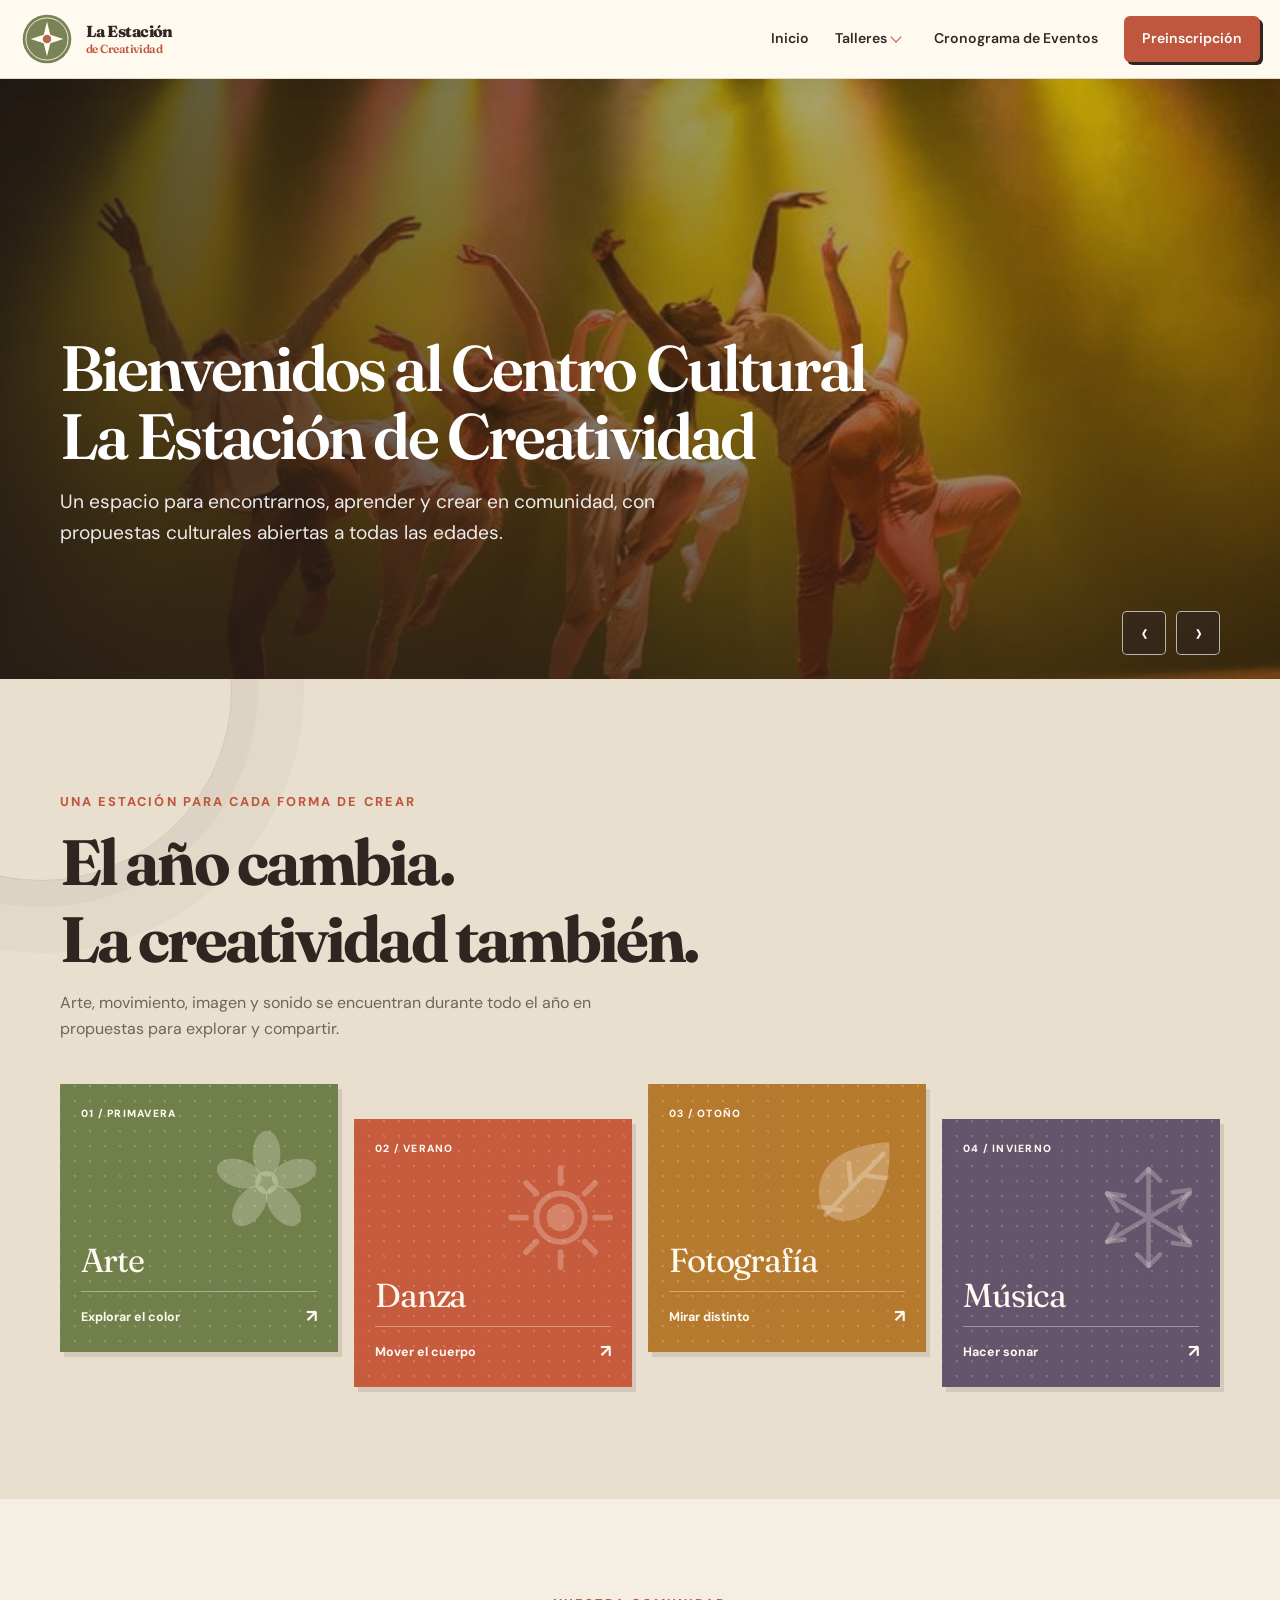
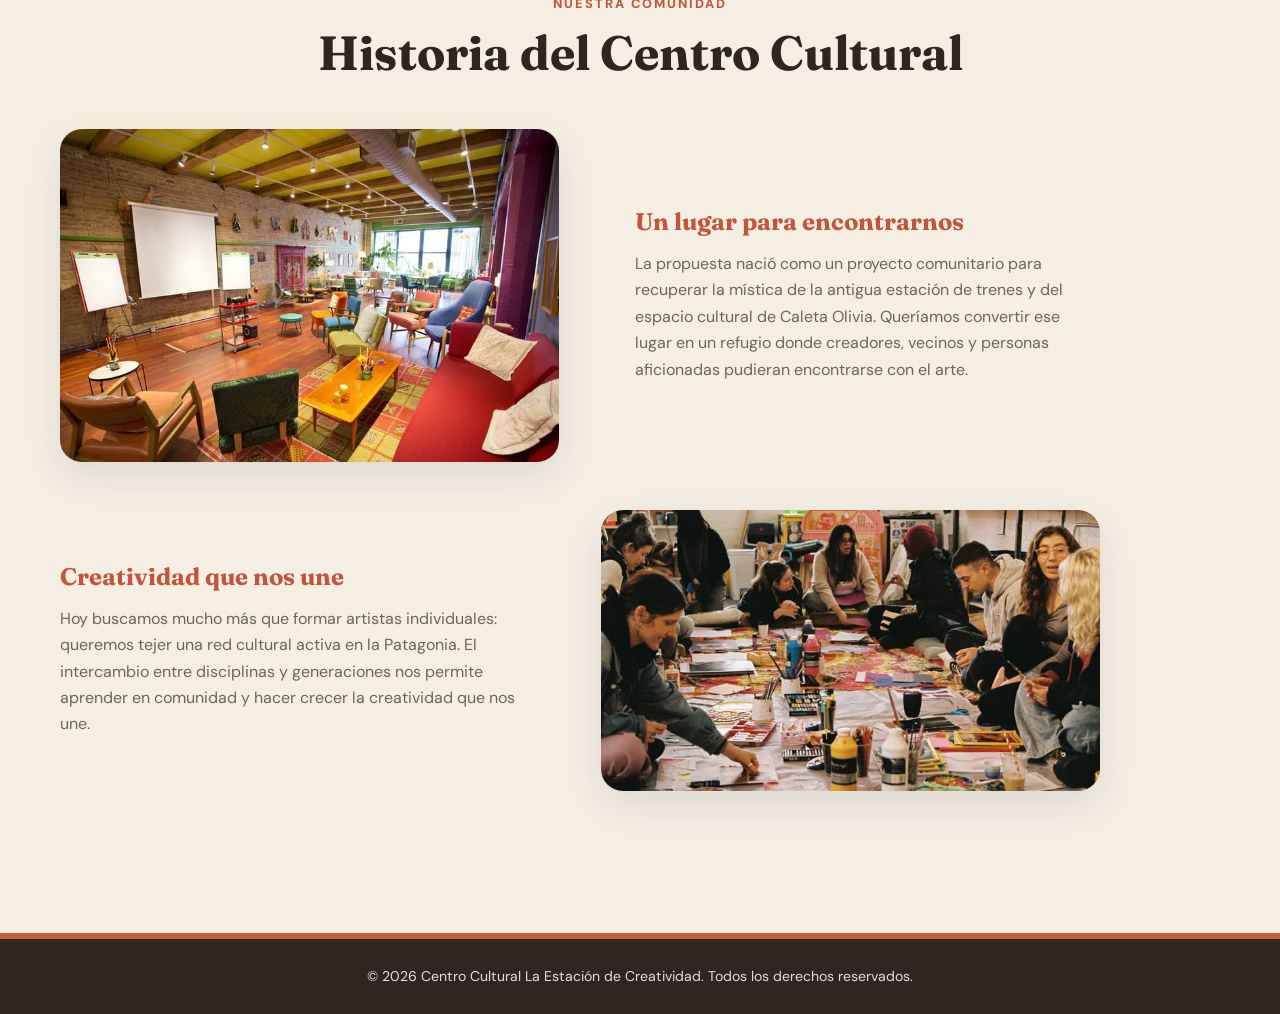
<file: Olimpiadas/WorkspaceCentro/HTML/index.html>
<!DOCTYPE html>
<html lang="es">
<head>
    <!-- INICIO: Metadatos, tipografías y estilos del sitio -->
    <meta charset="UTF-8">
    <meta name="viewport" content="width=device-width, initial-scale=1.0">
    <meta name="description" content="Conocé los talleres, actividades y propuestas del Centro Cultural La Estación de Creatividad.">
    <title>Centro Cultural La Estación de Creatividad | Caleta Olivia</title>
    <link rel="preconnect" href="https://fonts.googleapis.com">
    <link rel="preconnect" href="https://fonts.gstatic.com" crossorigin>
    <link rel="stylesheet" href="../CSS/styles.css">
    <script src="../JS/interactividad.js" defer></script>
    <!-- FIN: Metadatos, tipografías y estilos del sitio -->
</head>
<body>
    <!-- INICIO: Encabezado y navegación compartida -->
    <header class="encabezado">
        <nav class="barra-navegacion" aria-label="Navegación principal">
            <a class="marca" href="index.html" aria-label="Centro Cultural, ir al inicio">
                <img src="../CSS/recursos/emblema-centro-cultural-estacion-creatividad.svg" alt="Emblema del Centro Cultural La Estación de Creatividad">
                <span class="marca-texto">La Estación <span>de Creatividad</span></span>
            </a>
            <button class="boton-menu" type="button" data-boton-menu aria-controls="menu-principal" aria-expanded="false" aria-label="Abrir menú">Menú</button>
            <ul class="lista-navegacion" id="menu-principal" data-menu-principal>
                <li><a class="enlace-navegacion" href="index.html">Inicio</a></li>
                <li class="elemento-desplegable">
                    <a class="enlace-navegacion" href="talleres.html">Talleres</a>
                    <button class="control-submenu" type="button" data-alternar-submenu aria-controls="submenu-talleres" aria-expanded="false" aria-label="Mostrar talleres"></button>
                    <ul class="submenu" id="submenu-talleres">
                        <li><a href="arte.html">Arte</a></li>
                        <li><a href="danza.html">Danza</a></li>
                        <li><a href="foto.html">Fotografía</a></li>
                        <li><a href="musica.html">Música</a></li>
                    </ul>
                </li>
                <li><a class="enlace-navegacion" href="cronograma.html">Cronograma de Eventos</a></li>
                <li><a class="enlace-navegacion enlace-preinscripcion" href="preinscripcion.html">Preinscripción</a></li>
            </ul>
        </nav>
    </header>
    <!-- FIN: Encabezado y navegación compartida -->

    <main>
        <!-- INICIO: Slider principal de propuestas del Centro Cultural -->
        <section class="seccion-deslizador" aria-label="Propuestas destacadas del Centro Cultural">
            <div class="deslizador" data-deslizador>
                <figure class="diapositiva activa" aria-hidden="false">
                    <img src="../CSS/recursos/presentacion-danza-escenario.jpeg" alt="Presentación de danza en el escenario">
                    <figcaption class="contenido-diapositiva">
                        <h1>Bienvenidos al Centro Cultural La Estación de Creatividad</h1>
                        <p>Un espacio para encontrarnos, aprender y crear en comunidad, con propuestas culturales abiertas a todas las edades.</p>
                    </figcaption>
                </figure>
                <figure class="diapositiva" aria-hidden="true">
                    <img src="../CSS/recursos/propuesta-artistica.jpg" alt="Propuesta artística">
                    <figcaption class="contenido-diapositiva">
                        <h2>Taller de Arte</h2>
                        <p class="etiqueta-taller">Técnica: Pintura al óleo</p>
                        <p>Explorá el color y las posibilidades del óleo en un recorrido práctico para desarrollar tu propia mirada.</p>
                        <a class="boton" href="preinscripcion.html">Más información</a>
                    </figcaption>
                </figure>
                <figure class="diapositiva" aria-hidden="true">
                    <img src="../CSS/recursos/actividad-danza-centro-cultural.jpeg" alt="Actividad de danza del Centro Cultural">
                    <figcaption class="contenido-diapositiva">
                        <h2>Taller de Danza</h2>
                        <p class="etiqueta-taller">Técnica: Danza contemporánea</p>
                        <p>Descubrí la danza contemporánea como una forma de expresión, exploración corporal y encuentro.</p>
                        <a class="boton" href="preinscripcion.html">Más información</a>
                    </figcaption>
                </figure>
                <figure class="diapositiva" aria-hidden="true">
                    <img src="../CSS/recursos/retrato-estudio-iluminacion-profesional.jpeg" alt="Retrato en estudio con iluminación profesional">
                    <figcaption class="contenido-diapositiva">
                        <h2>Taller de Fotografía</h2>
                        <p class="etiqueta-taller">Técnica: Retrato en estudio</p>
                        <p>Aprendé a construir retratos en estudio jugando con la luz, el encuadre y la expresión.</p>
                        <a class="boton" href="preinscripcion.html">Más información</a>
                    </figcaption>
                </figure>
                <div class="controles-deslizador" aria-label="Controles del slider">
                    <button class="control-diapositiva" type="button" data-diapositiva-anterior aria-label="Diapositiva anterior">&larr;</button>
                    <button class="control-diapositiva" type="button" data-diapositiva-siguiente aria-label="Diapositiva siguiente">&rarr;</button>
                </div>
            </div>
        </section>
        <!-- FIN: Slider principal de propuestas del Centro Cultural -->

        <!-- INICIO: Las cuatro estaciones como identidad de los talleres -->
        <section class="seccion-estaciones" aria-labelledby="titulo-estaciones">
            <div class="contenedor">
                <div class="introduccion-estaciones">
                    <p class="etiqueta-taller">Una estación para cada forma de crear</p>
                    <h2 id="titulo-estaciones">El año cambia.<br> La creatividad también.</h2>
                    <p>Arte, movimiento, imagen y sonido se encuentran durante todo el año en propuestas para explorar y compartir.</p>
                </div>
                <div class="rejilla-estaciones">
                    <a class="tarjeta-estacion estacion-primavera" href="arte.html">
                        <span class="numero-estacion">01 / PRIMAVERA</span>
                        <span class="simbolo-estacion" aria-hidden="true">
                            <svg viewBox="0 0 100 100" focusable="false">
                                <g fill="currentColor">
                                    <ellipse cx="50" cy="25" rx="12" ry="20"/>
                                    <ellipse cx="50" cy="25" rx="12" ry="20" transform="rotate(72 50 50)"/>
                                    <ellipse cx="50" cy="25" rx="12" ry="20" transform="rotate(144 50 50)"/>
                                    <ellipse cx="50" cy="25" rx="12" ry="20" transform="rotate(216 50 50)"/>
                                    <ellipse cx="50" cy="25" rx="12" ry="20" transform="rotate(288 50 50)"/>
                                    <circle cx="50" cy="50" r="10"/>
                                </g>
                            </svg>
                        </span>
                        <span class="nombre-estacion">Arte</span>
                        <span class="accion-estacion">Explorar el color <span>↗</span></span>
                    </a>
                    <a class="tarjeta-estacion estacion-verano" href="danza.html">
                        <span class="numero-estacion">02 / VERANO</span>
                        <span class="simbolo-estacion" aria-hidden="true">
                            <svg viewBox="0 0 100 100" focusable="false">
                                <g fill="none" stroke="currentColor" stroke-linecap="round" stroke-width="5">
                                    <circle cx="50" cy="50" r="21"/>
                                    <path d="M50 7v13m0 60v13M7 50h13m60 0h13M20 20l9 9m42 42 9 9m0-60-9 9M29 71l-9 9"/>
                                </g>
                                <circle cx="50" cy="50" r="12" fill="currentColor"/>
                            </svg>
                        </span>
                        <span class="nombre-estacion">Danza</span>
                        <span class="accion-estacion">Mover el cuerpo <span>↗</span></span>
                    </a>
                    <a class="tarjeta-estacion estacion-otono" href="foto.html">
                        <span class="numero-estacion">03 / OTOÑO</span>
                        <span class="simbolo-estacion" aria-hidden="true">
                            <svg viewBox="0 0 100 100" focusable="false">
                                <path d="M80 15C43 17 20 32 19 57c-1 19 14 30 31 25 25-7 32-37 30-67Z" fill="currentColor"/>
                                <path d="M25 78c17-19 31-33 50-53M47 55l-2-22m-7 41-19-3m41-27 17 2" fill="none" stroke="currentColor" stroke-linecap="round" stroke-width="4"/>
                            </svg>
                        </span>
                        <span class="nombre-estacion">Fotografía</span>
                        <span class="accion-estacion">Mirar distinto <span>↗</span></span>
                    </a>
                    <a class="tarjeta-estacion estacion-invierno" href="musica.html">
                        <span class="numero-estacion">04 / INVIERNO</span>
                        <span class="simbolo-estacion" aria-hidden="true">
                            <svg viewBox="0 0 100 100" focusable="false">
                                <g fill="none" stroke="currentColor" stroke-linecap="round" stroke-linejoin="round" stroke-width="4">
                                    <path d="M50 8v84M14 29l72 42M14 71l72-42"/>
                                    <path d="m40 18 10-10 10 10m-20 64 10 10 10-10M23 44l-9-15 15 2m48 28 9 15-15-2M29 69l-15 2 9-15m48-28 15-2-9 15"/>
                                </g>
                            </svg>
                        </span>
                        <span class="nombre-estacion">Música</span>
                        <span class="accion-estacion">Hacer sonar <span>↗</span></span>
                    </a>
                </div>
            </div>
        </section>
        <!-- FIN: Las cuatro estaciones como identidad de los talleres -->

        <!-- INICIO: Historia del Centro Cultural en bloques alternados -->
        <section class="seccion-contenido contenedor" aria-label="Historia del Centro Cultural">
            <div class="encabezado-seccion">
                <p class="etiqueta-taller">Nuestra comunidad</p>
                <h2>Historia del Centro Cultural</h2>
            </div>
            <div class="fila-historia">
                <img src="../CSS/recursos/espacio-cultural-encuentro-creacion.jpeg" alt="Espacio cultural de encuentro y creación">
                <div class="texto-historia">
                    <h3>Un lugar para encontrarnos</h3>
                    <p>La propuesta nació como un proyecto comunitario para recuperar la mística de la antigua estación de trenes y del espacio cultural de Caleta Olivia. Queríamos convertir ese lugar en un refugio donde creadores, vecinos y personas aficionadas pudieran encontrarse con el arte.</p>
                </div>
            </div>
            <div class="fila-historia alternada">
                <img src="../CSS/recursos/participantes-compartiendo-actividad-cultural.jpeg" alt="Participantes compartiendo una actividad cultural">
                <div class="texto-historia">
                    <h3>Creatividad que nos une</h3>
                    <p>Hoy buscamos mucho más que formar artistas individuales: queremos tejer una red cultural activa en la Patagonia. El intercambio entre disciplinas y generaciones nos permite aprender en comunidad y hacer crecer la creatividad que nos une.</p>
                </div>
            </div>
        </section>
        <!-- FIN: Historia del Centro Cultural en bloques alternados -->
    </main>

    <!-- INICIO: Aviso legal y pie de página -->
    <footer class="pie-pagina">
        <p>&copy; 2026 Centro Cultural La Estación de Creatividad. Todos los derechos reservados.</p>
    </footer>
    <!-- FIN: Aviso legal y pie de página -->
</body>
</html>
</file>
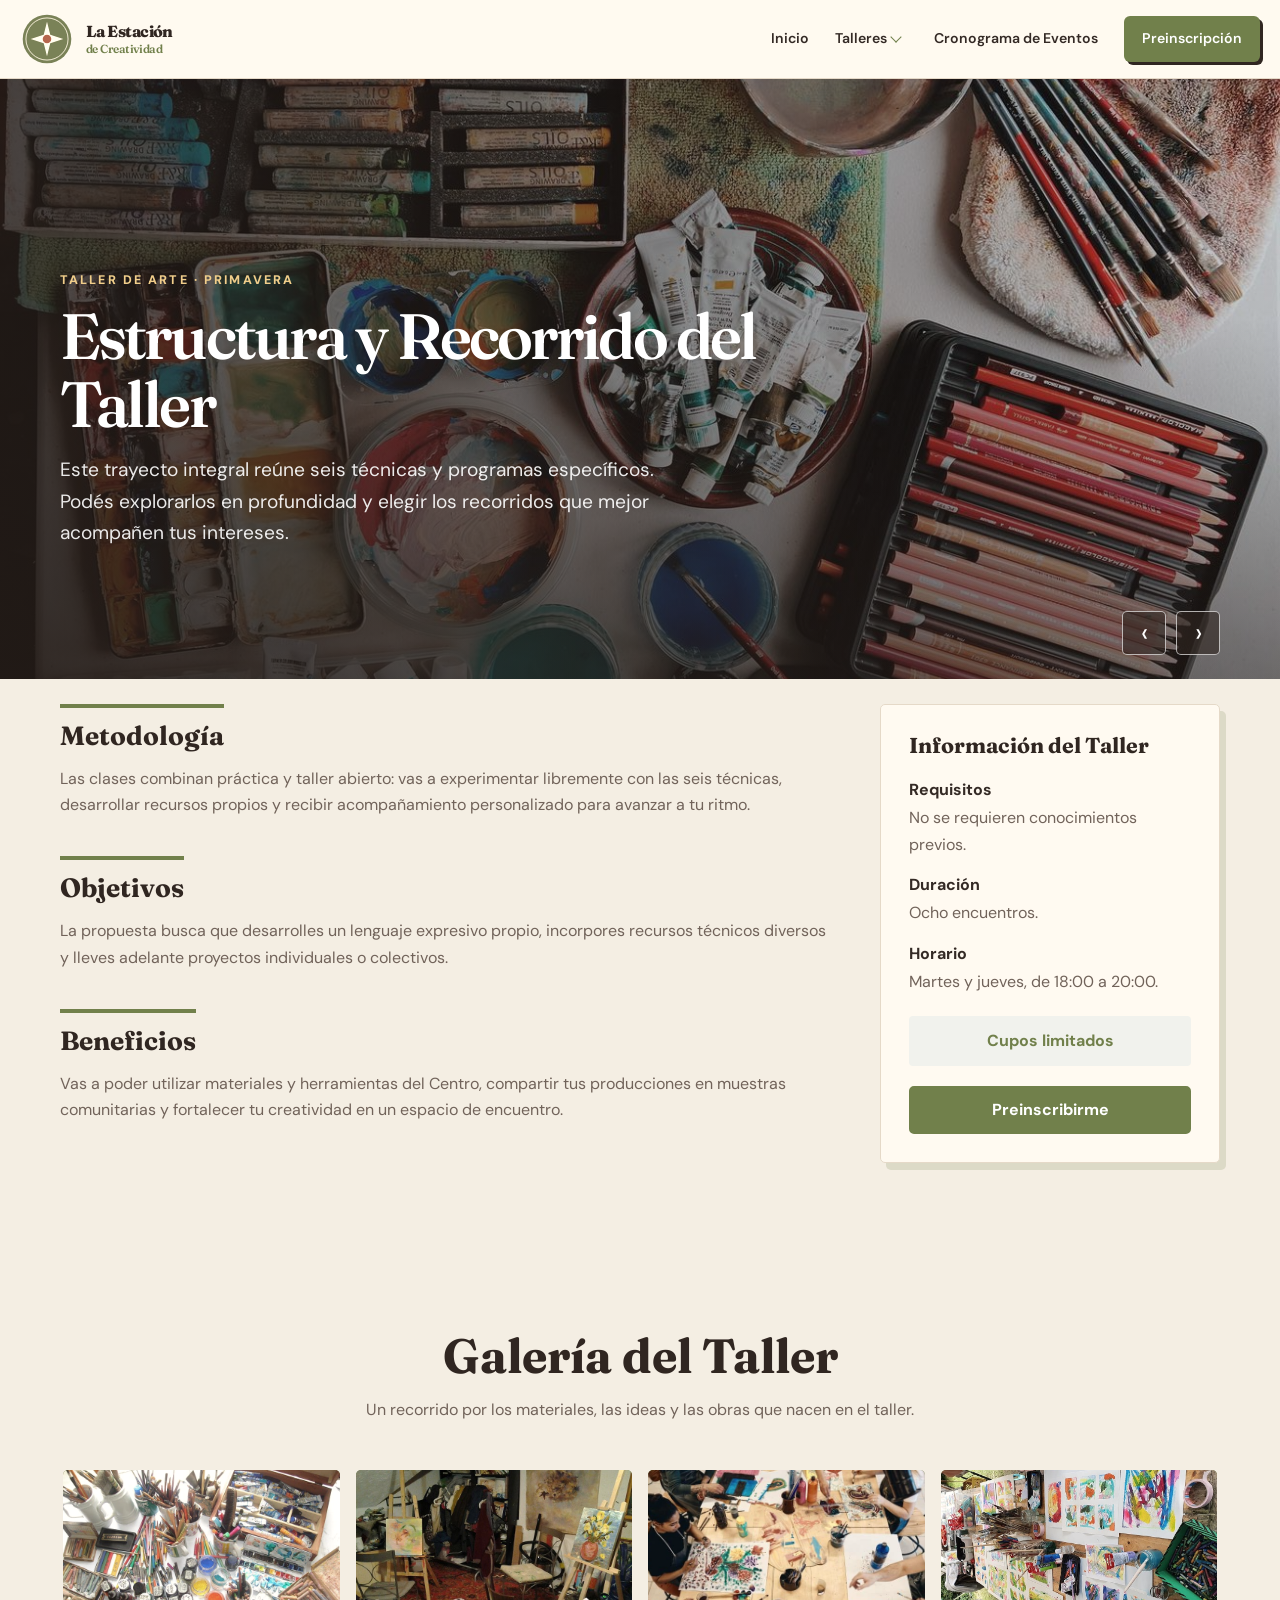
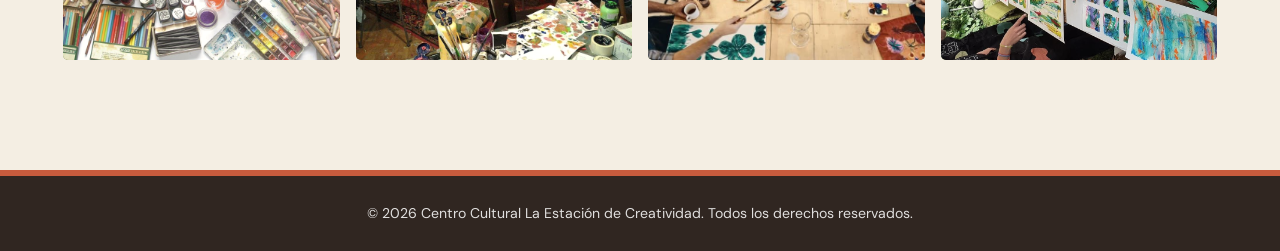
<file: Olimpiadas/WorkspaceCentro/HTML/arte.html>
<!DOCTYPE html>
<html lang="es">
<head>
    <!-- INICIO: Metadatos, tipografías y estilos del taller -->
    <meta charset="UTF-8">
    <meta name="viewport" content="width=device-width, initial-scale=1.0">
    <meta name="description" content="Conocé la metodología, los objetivos y la información del Taller de Arte.">
    <title>Taller de Arte | Centro Cultural La Estación de Creatividad</title>
    <link rel="preconnect" href="https://fonts.googleapis.com">
    <link rel="preconnect" href="https://fonts.gstatic.com" crossorigin>
    <link rel="stylesheet" href="../CSS/styles.css">
    <script src="../JS/interactividad.js" defer></script>
    <!-- FIN: Metadatos, tipografías y estilos del taller -->
</head>
<body class="taller-arte">
    <!-- INICIO: Encabezado y navegación compartida -->
    <header class="encabezado">
        <nav class="barra-navegacion" aria-label="Navegación principal">
            <a class="marca" href="index.html" aria-label="Centro Cultural, ir al inicio">
                <img src="../CSS/recursos/emblema-centro-cultural-estacion-creatividad.svg" alt="Emblema del Centro Cultural La Estación de Creatividad">
                <span class="marca-texto">La Estación <span>de Creatividad</span></span>
            </a>
            <button class="boton-menu" type="button" data-boton-menu aria-controls="menu-principal" aria-expanded="false" aria-label="Abrir menú"></button>
            <ul class="lista-navegacion" id="menu-principal" data-menu-principal>
                <li><a class="enlace-navegacion" href="index.html">Inicio</a></li>
                <li class="elemento-desplegable">
                    <a class="enlace-navegacion" href="talleres.html">Talleres</a>
                    <button class="control-submenu" type="button" data-alternar-submenu aria-controls="submenu-talleres" aria-expanded="false" aria-label="Mostrar talleres"></button>
                    <ul class="submenu" id="submenu-talleres">
                        <li><a href="arte.html">Arte</a></li>
                        <li><a href="danza.html">Danza</a></li>
                        <li><a href="foto.html">Fotografía</a></li>
                        <li><a href="musica.html">Música</a></li>
                    </ul>
                </li>
                <li><a class="enlace-navegacion" href="cronograma.html">Cronograma de Eventos</a></li>
                <li><a class="enlace-navegacion enlace-preinscripcion" href="preinscripcion.html">Preinscripción</a></li>
            </ul>
        </nav>
    </header>
    <!-- FIN: Encabezado y navegación compartida -->

    <main>
        <!-- INICIO: Recorrido de seis técnicas del Taller de Arte -->
        <section class="seccion-deslizador" aria-label="Recorrido integral del Taller de Arte">
            <div class="deslizador" data-deslizador>
                <figure class="diapositiva activa" aria-hidden="false">
                    <img src="../CSS/recursos/materiales-espacio-experimentar-tecnicas-artisticas.jpeg" alt="Materiales y espacio para experimentar con técnicas artísticas">
                    <figcaption class="contenido-diapositiva">
                        <p class="etiqueta-taller">Taller de Arte · Primavera</p>
                        <h1>Estructura y Recorrido del Taller</h1>
                        <p>Este trayecto integral reúne seis técnicas y programas específicos. Podés explorarlos en profundidad y elegir los recorridos que mejor acompañen tus intereses.</p>
                    </figcaption>
                </figure>
                <figure class="diapositiva" aria-hidden="true">
                    <img src="../CSS/recursos/artista-aplicando-pintura-oleo.jpeg" alt="Artista aplicando pintura al óleo">
                    <figcaption class="contenido-diapositiva">
                        <p class="etiqueta-taller">Programa 1 · Arte</p>
                        <h2>Pintura al Óleo</h2>
                        <p>Explorá capas, mezclas y transparencias para construir una imagen con profundidad. Aprendé a preparar el soporte y trabajar el color con óleo.</p>
                    </figcaption>
                </figure>
                <figure class="diapositiva" aria-hidden="true">
                    <img src="../CSS/recursos/paleta-acuarelas-pigmentos.jpeg" alt="Paleta de acuarelas y pigmentos">
                    <figcaption class="contenido-diapositiva">
                        <p class="etiqueta-taller">Programa 2 · Arte</p>
                        <h2>Acuarela Contemporánea</h2>
                        <p>Usá el agua, el pigmento y el papel para crear veladuras y formas espontáneas. Practicá mezclas, reservas y composición en acuarela.</p>
                    </figcaption>
                </figure>
                <figure class="diapositiva" aria-hidden="true">
                    <img src="../CSS/recursos/dibujo-arquitectura-carboncillo.jpeg" alt="Dibujo de arquitectura en carboncillo">
                    <figcaption class="contenido-diapositiva">
                        <p class="etiqueta-taller">Programa 3 · Arte</p>
                        <h2>Dibujo en Carboncillo y Grafito</h2>
                        <p>Representá volúmenes, proporciones y escenas a través de la línea y el claroscuro. Aprendé a combinar trazos, sombras y escalas tonales.</p>
                    </figcaption>
                </figure>
                <figure class="diapositiva" aria-hidden="true">
                    <img src="../CSS/recursos/aplicacion-pintura-acrilica-espatula.jpeg" alt="Aplicación de pintura acrílica con espátula">
                    <figcaption class="contenido-diapositiva">
                        <p class="etiqueta-taller">Programa 4 · Arte</p>
                        <h2>Acrílico y Texturas</h2>
                        <p>Experimentá con capas, herramientas y materiales para sumar relieve a tus imágenes. Conocé las posibilidades del acrílico y sus tiempos de secado.</p>
                    </figcaption>
                </figure>
                <figure class="diapositiva" aria-hidden="true">
                    <img src="../CSS/recursos/modelado-escultorico-arcilla.jpeg" alt="Modelado escultórico en arcilla">
                    <figcaption class="contenido-diapositiva">
                        <p class="etiqueta-taller">Programa 5 · Arte</p>
                        <h2>Escultura y Volumen</h2>
                        <p>Pasá del boceto al objeto y explorá formas en el espacio. Aprendé nociones de estructura, equilibrio y modelado con distintos materiales.</p>
                    </figcaption>
                </figure>
                <figure class="diapositiva" aria-hidden="true">
                    <img src="../CSS/recursos/grabados-impresos-mano.jpeg" alt="Grabados impresos a mano">
                    <figcaption class="contenido-diapositiva">
                        <p class="etiqueta-taller">Programa 6 · Arte</p>
                        <h2>Grabado e Impresión Manual</h2>
                        <p>Creá matrices para reproducir imágenes en papel y otros soportes. Practicá el entintado y la impresión para producir una serie de estampas.</p>
                    </figcaption>
                </figure>
                <div class="controles-deslizador" aria-label="Controles del slider">
                    <button class="control-diapositiva" type="button" data-diapositiva-anterior aria-label="Diapositiva anterior">&larr;</button>
                    <button class="control-diapositiva" type="button" data-diapositiva-siguiente aria-label="Diapositiva siguiente">&rarr;</button>
                </div>
            </div>
        </section>
        <!-- FIN: Recorrido de seis técnicas del Taller de Arte -->

        <!-- INICIO: Información del taller en dos columnas -->
        <div class="contenedor distribucion-taller">
            <div class="contenido-principal-taller">
                <section>
                    <h2>Metodología</h2>
                    <p>Las clases combinan práctica y taller abierto: vas a experimentar libremente con las seis técnicas, desarrollar recursos propios y recibir acompañamiento personalizado para avanzar a tu ritmo.</p>
                </section>
                <section>
                    <h2>Objetivos</h2>
                    <p>La propuesta busca que desarrolles un lenguaje expresivo propio, incorpores recursos técnicos diversos y lleves adelante proyectos individuales o colectivos.</p>
                </section>
                <section>
                    <h2>Beneficios</h2>
                    <p>Vas a poder utilizar materiales y herramientas del Centro, compartir tus producciones en muestras comunitarias y fortalecer tu creatividad en un espacio de encuentro.</p>
                </section>
            </div>
            <aside class="tarjeta-informacion" aria-labelledby="titulo-informacion">
                <h2 id="titulo-informacion">Información del Taller</h2>
                <dl>
                    <dt>Requisitos</dt><dd>No se requieren conocimientos previos.</dd>
                    <dt>Duración</dt><dd>Ocho encuentros.</dd>
                    <dt>Horario</dt><dd>Martes y jueves, de 18:00 a 20:00.</dd>
                </dl>
                <p class="aviso-cupos">Cupos limitados</p>
                <a class="boton" href="preinscripcion.html">Preinscribirme</a>
            </aside>
        </div>
        <!-- FIN: Información del taller en dos columnas -->

        <!-- INICIO: Galería de imágenes del taller -->
        <section class="contenedor seccion-contenido" aria-labelledby="titulo-galeria">
            <div class="encabezado-seccion">
                <h2 id="titulo-galeria">Galería del Taller</h2>
                <p class="texto-galeria">Un recorrido por los materiales, las ideas y las obras que nacen en el taller.</p>
            </div>
            <div class="galeria-deslizable">
                <button class="miniatura-galeria" type="button" data-miniatura-galeria aria-label="Ampliar imagen de la galería"><img src="../CSS/recursos/materiales-artisticos-organizados.jpeg" alt="Materiales artísticos organizados"></button>
                <button class="miniatura-galeria" type="button" data-miniatura-galeria aria-label="Ampliar imagen de la galería"><img src="../CSS/recursos/espacio-trabajo-artistico.jpeg" alt="Espacio de trabajo artístico"></button>
                <button class="miniatura-galeria" type="button" data-miniatura-galeria aria-label="Ampliar imagen de la galería"><img src="../CSS/recursos/participantes-creando-obras-colectivas.jpeg" alt="Participantes creando obras colectivas"></button>
                <button class="miniatura-galeria" type="button" data-miniatura-galeria aria-label="Ampliar imagen de la galería"><img src="../CSS/recursos/exposicion-comunitaria-arte.jpeg" alt="Exposición comunitaria de arte"></button>
            </div>
        </section>
        <!-- FIN: Galería de imágenes del taller -->
    </main>

    <!-- INICIO: Aviso legal y pie de página -->
    <footer class="pie-pagina">
        <p>&copy; 2026 Centro Cultural La Estación de Creatividad. Todos los derechos reservados.</p>
    </footer>
    <!-- FIN: Aviso legal y pie de página -->
</body>
</html>
</file>
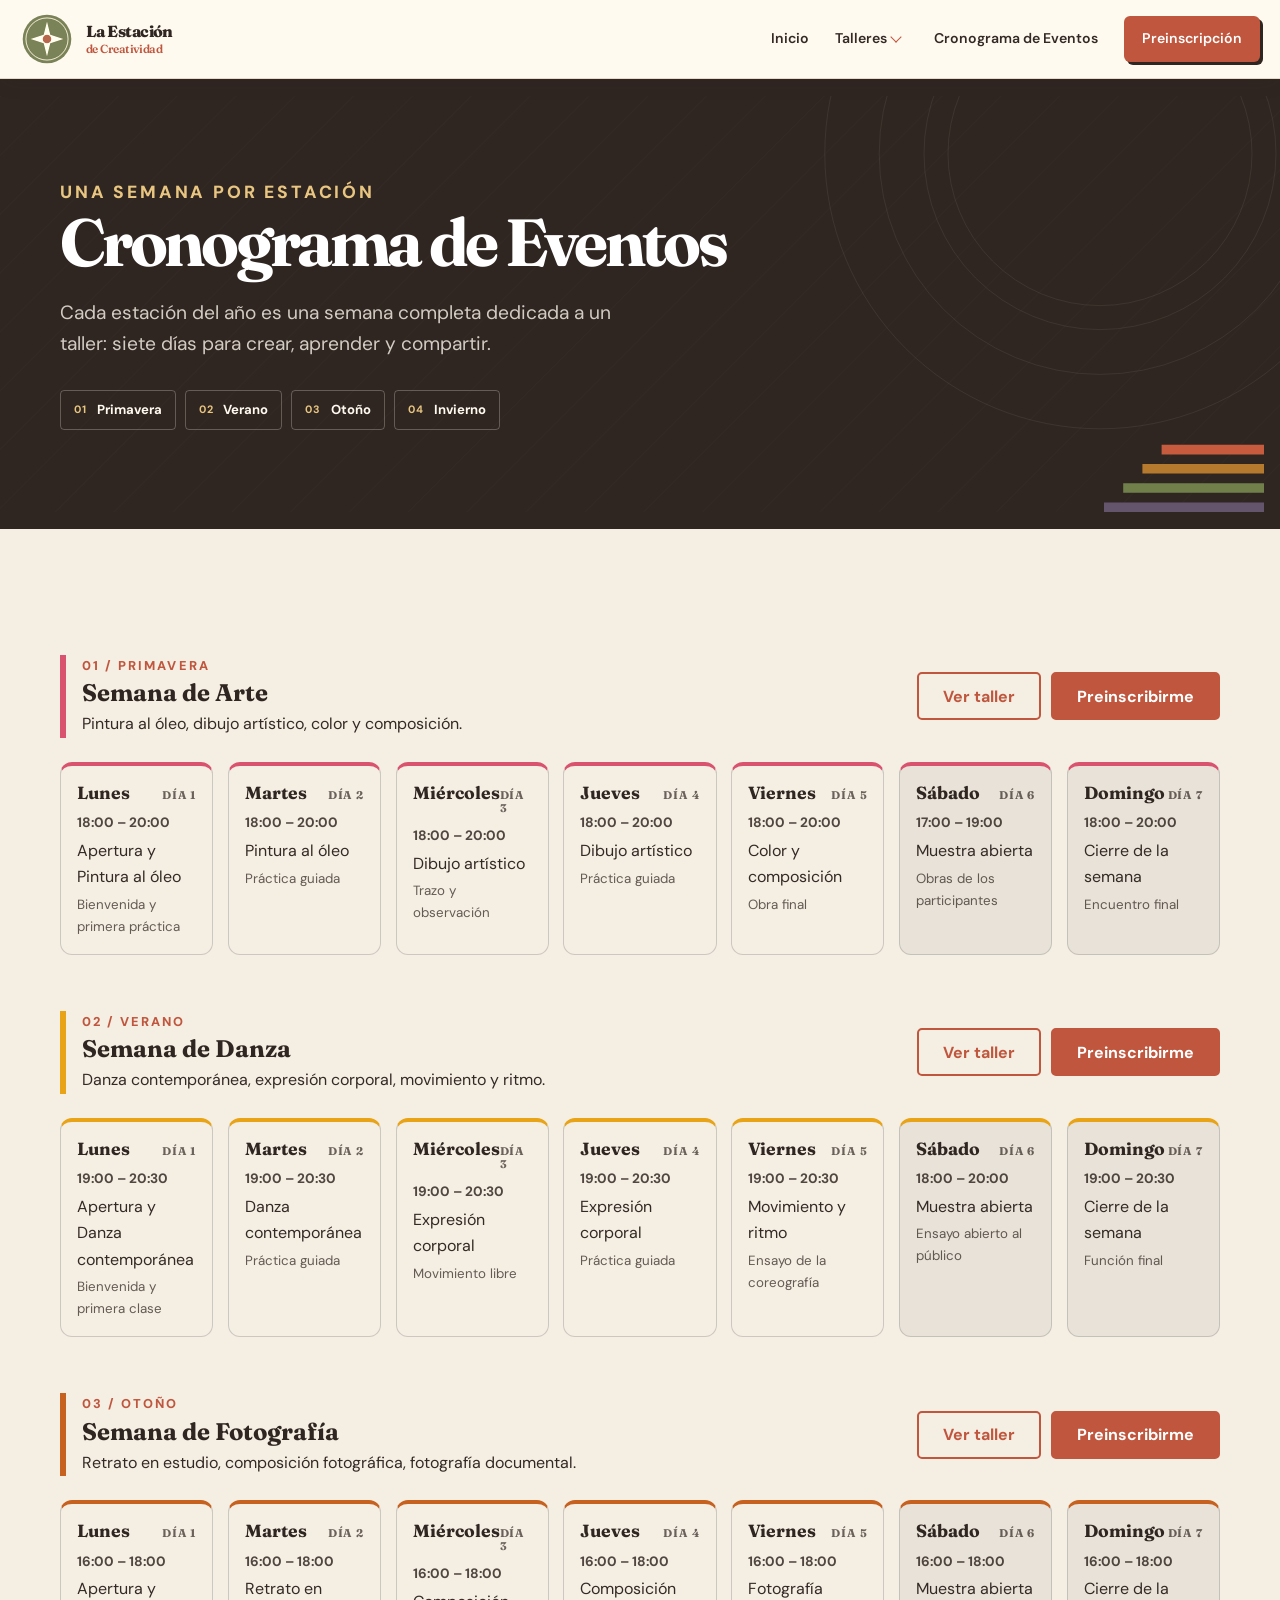
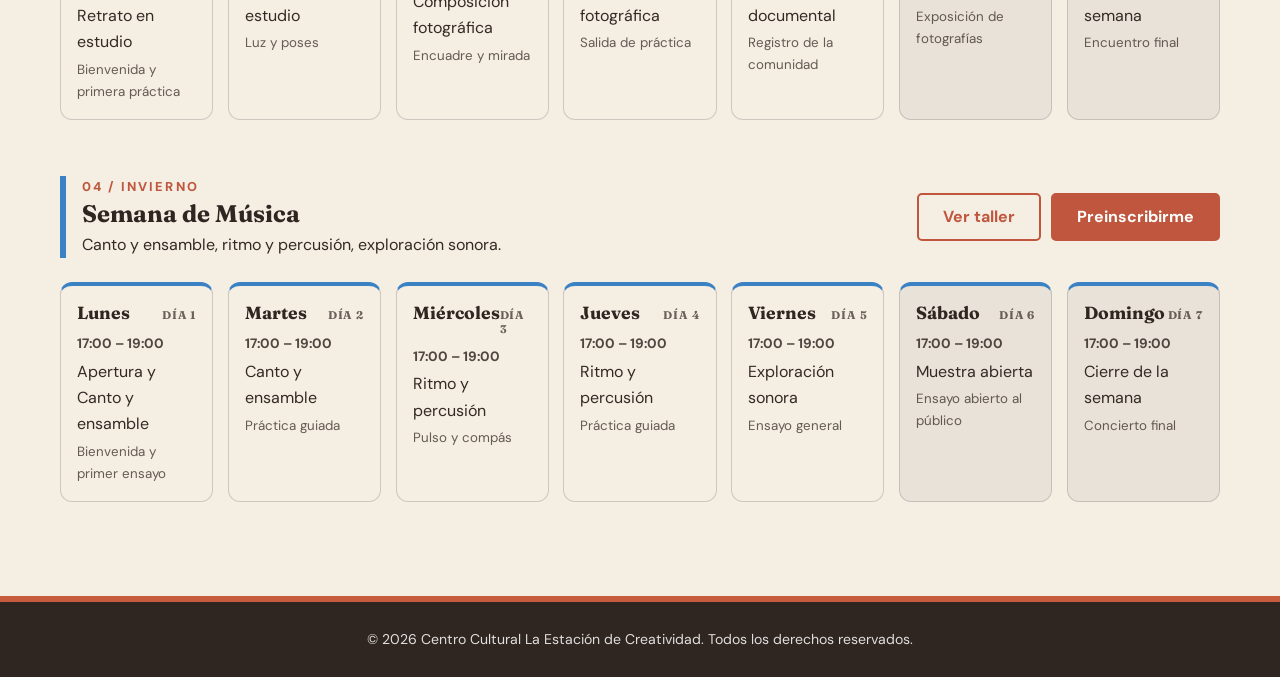
<file: Olimpiadas/WorkspaceCentro/HTML/cronograma.html>
<!DOCTYPE html>
<html lang="es">
<head>
    <!-- INICIO: Metadatos, tipografías y estilos del sitio -->
    <meta charset="UTF-8">
    <meta name="viewport" content="width=device-width, initial-scale=1.0">
    <meta name="description" content="Cronograma de las cuatro semanas de evento del Centro Cultural La Estación de Creatividad, una por estación del año.">
    <title>Cronograma de Eventos | Centro Cultural La Estación de Creatividad</title>
    <link rel="preconnect" href="https://fonts.googleapis.com">
    <link rel="preconnect" href="https://fonts.gstatic.com" crossorigin>
    <link rel="stylesheet" href="../CSS/styles.css">
    <script src="../JS/interactividad.js" defer></script>
    <!-- FIN: Metadatos, tipografías y estilos del sitio -->

    <!-- INICIO: Estilos propios de la cartelera (mover a styles.css si se prefiere) -->
    <style>
        .semana-estacion { margin-top: 3.5rem; scroll-margin-top: 6rem; }
        .semana-estacion:first-of-type { margin-top: 2rem; }
        .cabecera-semana { border-left: 6px solid var(--acento, #888); padding-left: 1rem; display: flex; flex-wrap: wrap; justify-content: space-between; align-items: center; gap: 1rem; }
        .cabecera-semana h2 { margin: .2rem 0; }
        .cabecera-semana p { margin: 0; }
        .acciones-semana { display: flex; flex-wrap: wrap; gap: .6rem; }
        .cartelera { display: grid; grid-template-columns: repeat(auto-fit, minmax(150px, 1fr)); gap: .9rem; margin-top: 1.5rem; }
        .dia-cartelera { border: 1px solid rgba(128,128,128,.35); border-top: 4px solid var(--acento, #888); border-radius: 12px; padding: 1rem; display: flex; flex-direction: column; gap: .6rem; }
        .dia-cartelera h3 { margin: 0; font-size: 1.1rem; display: flex; justify-content: space-between; align-items: baseline; }
        .dia-cartelera h3 span { font-size: .7rem; opacity: .7; letter-spacing: .08em; }
        .dia-cartelera ul { list-style: none; margin: 0; padding: 0; }
        .actividad b { display: block; font-size: .85rem; opacity: .85; margin-bottom: .2rem; }
        .actividad small { display: block; opacity: .75; margin-top: .2rem; }
        .dia-evento { background: rgba(128,128,128,.1); }
        .e-primavera { --acento: #d9536f; }
        .e-verano { --acento: #e8a317; }
        .e-otono { --acento: #c7611f; }
        .e-invierno { --acento: #3b82c4; }
    </style>
    <!-- FIN: Estilos propios de la cartelera -->
</head>
<body>
    <!-- INICIO: Encabezado y navegación compartida -->
    <header class="encabezado">
        <nav class="barra-navegacion" aria-label="Navegación principal">
            <a class="marca" href="index.html" aria-label="Centro Cultural, ir al inicio">
                <img src="../CSS/recursos/emblema-centro-cultural-estacion-creatividad.svg" alt="Emblema del Centro Cultural La Estación de Creatividad">
                <span class="marca-texto">La Estación <span>de Creatividad</span></span>
            </a>
            <button class="boton-menu" type="button" data-boton-menu aria-controls="menu-principal" aria-expanded="false" aria-label="Abrir menú">Menú</button>
            <ul class="lista-navegacion" id="menu-principal" data-menu-principal>
                <li><a class="enlace-navegacion" href="index.html">Inicio</a></li>
                <li class="elemento-desplegable">
                    <a class="enlace-navegacion" href="talleres.html">Talleres</a>
                    <button class="control-submenu" type="button" data-alternar-submenu aria-controls="submenu-talleres" aria-expanded="false" aria-label="Mostrar talleres"></button>
                    <ul class="submenu" id="submenu-talleres">
                        <li><a href="arte.html">Arte</a></li>
                        <li><a href="danza.html">Danza</a></li>
                        <li><a href="foto.html">Fotografía</a></li>
                        <li><a href="musica.html">Música</a></li>
                    </ul>
                </li>
                <li><a class="enlace-navegacion" href="cronograma.html" aria-current="page">Cronograma de Eventos</a></li>
                <li><a class="enlace-navegacion enlace-preinscripcion" href="preinscripcion.html">Preinscripción</a></li>
            </ul>
        </nav>
    </header>
    <!-- FIN: Encabezado y navegación compartida -->

    <main>
        <!-- INICIO: Presentación del cronograma -->
        <section class="banner-seccion">
            <div class="contenedor">
                <p class="etiqueta-taller">Una semana por estación</p>
                <h1>Cronograma de Eventos</h1>
                <p>Cada estación del año es una semana completa dedicada a un taller: siete días para crear, aprender y compartir.</p>
                <nav class="navegacion-estaciones" aria-label="Ir a una estación">
                    <a href="#primavera"><span>01</span> Primavera</a>
                    <a href="#verano"><span>02</span> Verano</a>
                    <a href="#otono"><span>03</span> Otoño</a>
                    <a href="#invierno"><span>04</span> Invierno</a>
                </nav>
            </div>
        </section>
        <!-- FIN: Presentación del cronograma -->

        <div class="contenedor seccion-contenido">

            <!-- INICIO: Semana de Primavera - Arte -->
            <section class="semana-estacion e-primavera" id="primavera" aria-labelledby="titulo-primavera">
                <div class="cabecera-semana">
                    <div>
                        <p class="etiqueta-taller">01 / Primavera</p>
                        <h2 id="titulo-primavera">Semana de Arte</h2>
                        <p>Pintura al óleo, dibujo artístico, color y composición.</p>
                    </div>
                    <div class="acciones-semana">
                        <a class="boton boton-secundario" href="arte.html">Ver taller</a>
                        <a class="boton" href="preinscripcion.html?estacion=primavera">Preinscribirme</a>
                    </div>
                </div>
                <div class="cartelera">
                    <article class="dia-cartelera"><h3>Lunes <span>DÍA 1</span></h3><ul><li class="actividad"><b>18:00 – 20:00</b>Apertura y Pintura al óleo<small>Bienvenida y primera práctica</small></li></ul></article>
                    <article class="dia-cartelera"><h3>Martes <span>DÍA 2</span></h3><ul><li class="actividad"><b>18:00 – 20:00</b>Pintura al óleo<small>Práctica guiada</small></li></ul></article>
                    <article class="dia-cartelera"><h3>Miércoles <span>DÍA 3</span></h3><ul><li class="actividad"><b>18:00 – 20:00</b>Dibujo artístico<small>Trazo y observación</small></li></ul></article>
                    <article class="dia-cartelera"><h3>Jueves <span>DÍA 4</span></h3><ul><li class="actividad"><b>18:00 – 20:00</b>Dibujo artístico<small>Práctica guiada</small></li></ul></article>
                    <article class="dia-cartelera"><h3>Viernes <span>DÍA 5</span></h3><ul><li class="actividad"><b>18:00 – 20:00</b>Color y composición<small>Obra final</small></li></ul></article>
                    <article class="dia-cartelera dia-evento"><h3>Sábado <span>DÍA 6</span></h3><ul><li class="actividad"><b>17:00 – 19:00</b>Muestra abierta<small>Obras de los participantes</small></li></ul></article>
                    <article class="dia-cartelera dia-evento"><h3>Domingo <span>DÍA 7</span></h3><ul><li class="actividad"><b>18:00 – 20:00</b>Cierre de la semana<small>Encuentro final</small></li></ul></article>
                </div>
            </section>
            <!-- FIN: Semana de Primavera - Arte -->

            <!-- INICIO: Semana de Verano - Danza -->
            <section class="semana-estacion e-verano" id="verano" aria-labelledby="titulo-verano">
                <div class="cabecera-semana">
                    <div>
                        <p class="etiqueta-taller">02 / Verano</p>
                        <h2 id="titulo-verano">Semana de Danza</h2>
                        <p>Danza contemporánea, expresión corporal, movimiento y ritmo.</p>
                    </div>
                    <div class="acciones-semana">
                        <a class="boton boton-secundario" href="danza.html">Ver taller</a>
                        <a class="boton" href="preinscripcion.html?estacion=verano">Preinscribirme</a>
                    </div>
                </div>
                <div class="cartelera">
                    <article class="dia-cartelera"><h3>Lunes <span>DÍA 1</span></h3><ul><li class="actividad"><b>19:00 – 20:30</b>Apertura y Danza contemporánea<small>Bienvenida y primera clase</small></li></ul></article>
                    <article class="dia-cartelera"><h3>Martes <span>DÍA 2</span></h3><ul><li class="actividad"><b>19:00 – 20:30</b>Danza contemporánea<small>Práctica guiada</small></li></ul></article>
                    <article class="dia-cartelera"><h3>Miércoles <span>DÍA 3</span></h3><ul><li class="actividad"><b>19:00 – 20:30</b>Expresión corporal<small>Movimiento libre</small></li></ul></article>
                    <article class="dia-cartelera"><h3>Jueves <span>DÍA 4</span></h3><ul><li class="actividad"><b>19:00 – 20:30</b>Expresión corporal<small>Práctica guiada</small></li></ul></article>
                    <article class="dia-cartelera"><h3>Viernes <span>DÍA 5</span></h3><ul><li class="actividad"><b>19:00 – 20:30</b>Movimiento y ritmo<small>Ensayo de la coreografía</small></li></ul></article>
                    <article class="dia-cartelera dia-evento"><h3>Sábado <span>DÍA 6</span></h3><ul><li class="actividad"><b>18:00 – 20:00</b>Muestra abierta<small>Ensayo abierto al público</small></li></ul></article>
                    <article class="dia-cartelera dia-evento"><h3>Domingo <span>DÍA 7</span></h3><ul><li class="actividad"><b>19:00 – 20:30</b>Cierre de la semana<small>Función final</small></li></ul></article>
                </div>
            </section>
            <!-- FIN: Semana de Verano - Danza -->

            <!-- INICIO: Semana de Otoño - Fotografía -->
            <section class="semana-estacion e-otono" id="otono" aria-labelledby="titulo-otono">
                <div class="cabecera-semana">
                    <div>
                        <p class="etiqueta-taller">03 / Otoño</p>
                        <h2 id="titulo-otono">Semana de Fotografía</h2>
                        <p>Retrato en estudio, composición fotográfica, fotografía documental.</p>
                    </div>
                    <div class="acciones-semana">
                        <a class="boton boton-secundario" href="foto.html">Ver taller</a>
                        <a class="boton" href="preinscripcion.html?estacion=otono">Preinscribirme</a>
                    </div>
                </div>
                <div class="cartelera">
                    <article class="dia-cartelera"><h3>Lunes <span>DÍA 1</span></h3><ul><li class="actividad"><b>16:00 – 18:00</b>Apertura y Retrato en estudio<small>Bienvenida y primera práctica</small></li></ul></article>
                    <article class="dia-cartelera"><h3>Martes <span>DÍA 2</span></h3><ul><li class="actividad"><b>16:00 – 18:00</b>Retrato en estudio<small>Luz y poses</small></li></ul></article>
                    <article class="dia-cartelera"><h3>Miércoles <span>DÍA 3</span></h3><ul><li class="actividad"><b>16:00 – 18:00</b>Composición fotográfica<small>Encuadre y mirada</small></li></ul></article>
                    <article class="dia-cartelera"><h3>Jueves <span>DÍA 4</span></h3><ul><li class="actividad"><b>16:00 – 18:00</b>Composición fotográfica<small>Salida de práctica</small></li></ul></article>
                    <article class="dia-cartelera"><h3>Viernes <span>DÍA 5</span></h3><ul><li class="actividad"><b>16:00 – 18:00</b>Fotografía documental<small>Registro de la comunidad</small></li></ul></article>
                    <article class="dia-cartelera dia-evento"><h3>Sábado <span>DÍA 6</span></h3><ul><li class="actividad"><b>16:00 – 18:00</b>Muestra abierta<small>Exposición de fotografías</small></li></ul></article>
                    <article class="dia-cartelera dia-evento"><h3>Domingo <span>DÍA 7</span></h3><ul><li class="actividad"><b>16:00 – 18:00</b>Cierre de la semana<small>Encuentro final</small></li></ul></article>
                </div>
            </section>
            <!-- FIN: Semana de Otoño - Fotografía -->

            <!-- INICIO: Semana de Invierno - Música -->
            <section class="semana-estacion e-invierno" id="invierno" aria-labelledby="titulo-invierno">
                <div class="cabecera-semana">
                    <div>
                        <p class="etiqueta-taller">04 / Invierno</p>
                        <h2 id="titulo-invierno">Semana de Música</h2>
                        <p>Canto y ensamble, ritmo y percusión, exploración sonora.</p>
                    </div>
                    <div class="acciones-semana">
                        <a class="boton boton-secundario" href="musica.html">Ver taller</a>
                        <a class="boton" href="preinscripcion.html?estacion=invierno">Preinscribirme</a>
                    </div>
                </div>
                <div class="cartelera">
                    <article class="dia-cartelera"><h3>Lunes <span>DÍA 1</span></h3><ul><li class="actividad"><b>17:00 – 19:00</b>Apertura y Canto y ensamble<small>Bienvenida y primer ensayo</small></li></ul></article>
                    <article class="dia-cartelera"><h3>Martes <span>DÍA 2</span></h3><ul><li class="actividad"><b>17:00 – 19:00</b>Canto y ensamble<small>Práctica guiada</small></li></ul></article>
                    <article class="dia-cartelera"><h3>Miércoles <span>DÍA 3</span></h3><ul><li class="actividad"><b>17:00 – 19:00</b>Ritmo y percusión<small>Pulso y compás</small></li></ul></article>
                    <article class="dia-cartelera"><h3>Jueves <span>DÍA 4</span></h3><ul><li class="actividad"><b>17:00 – 19:00</b>Ritmo y percusión<small>Práctica guiada</small></li></ul></article>
                    <article class="dia-cartelera"><h3>Viernes <span>DÍA 5</span></h3><ul><li class="actividad"><b>17:00 – 19:00</b>Exploración sonora<small>Ensayo general</small></li></ul></article>
                    <article class="dia-cartelera dia-evento"><h3>Sábado <span>DÍA 6</span></h3><ul><li class="actividad"><b>17:00 – 19:00</b>Muestra abierta<small>Ensayo abierto al público</small></li></ul></article>
                    <article class="dia-cartelera dia-evento"><h3>Domingo <span>DÍA 7</span></h3><ul><li class="actividad"><b>17:00 – 19:00</b>Cierre de la semana<small>Concierto final</small></li></ul></article>
                </div>
            </section>
            <!-- FIN: Semana de Invierno - Música -->

        </div>
    </main>

    <!-- INICIO: Aviso legal y pie de página -->
    <footer class="pie-pagina">
        <p>&copy; 2026 Centro Cultural La Estación de Creatividad. Todos los derechos reservados.</p>
    </footer>
    <!-- FIN: Aviso legal y pie de página -->
</body>
</html>
</file>
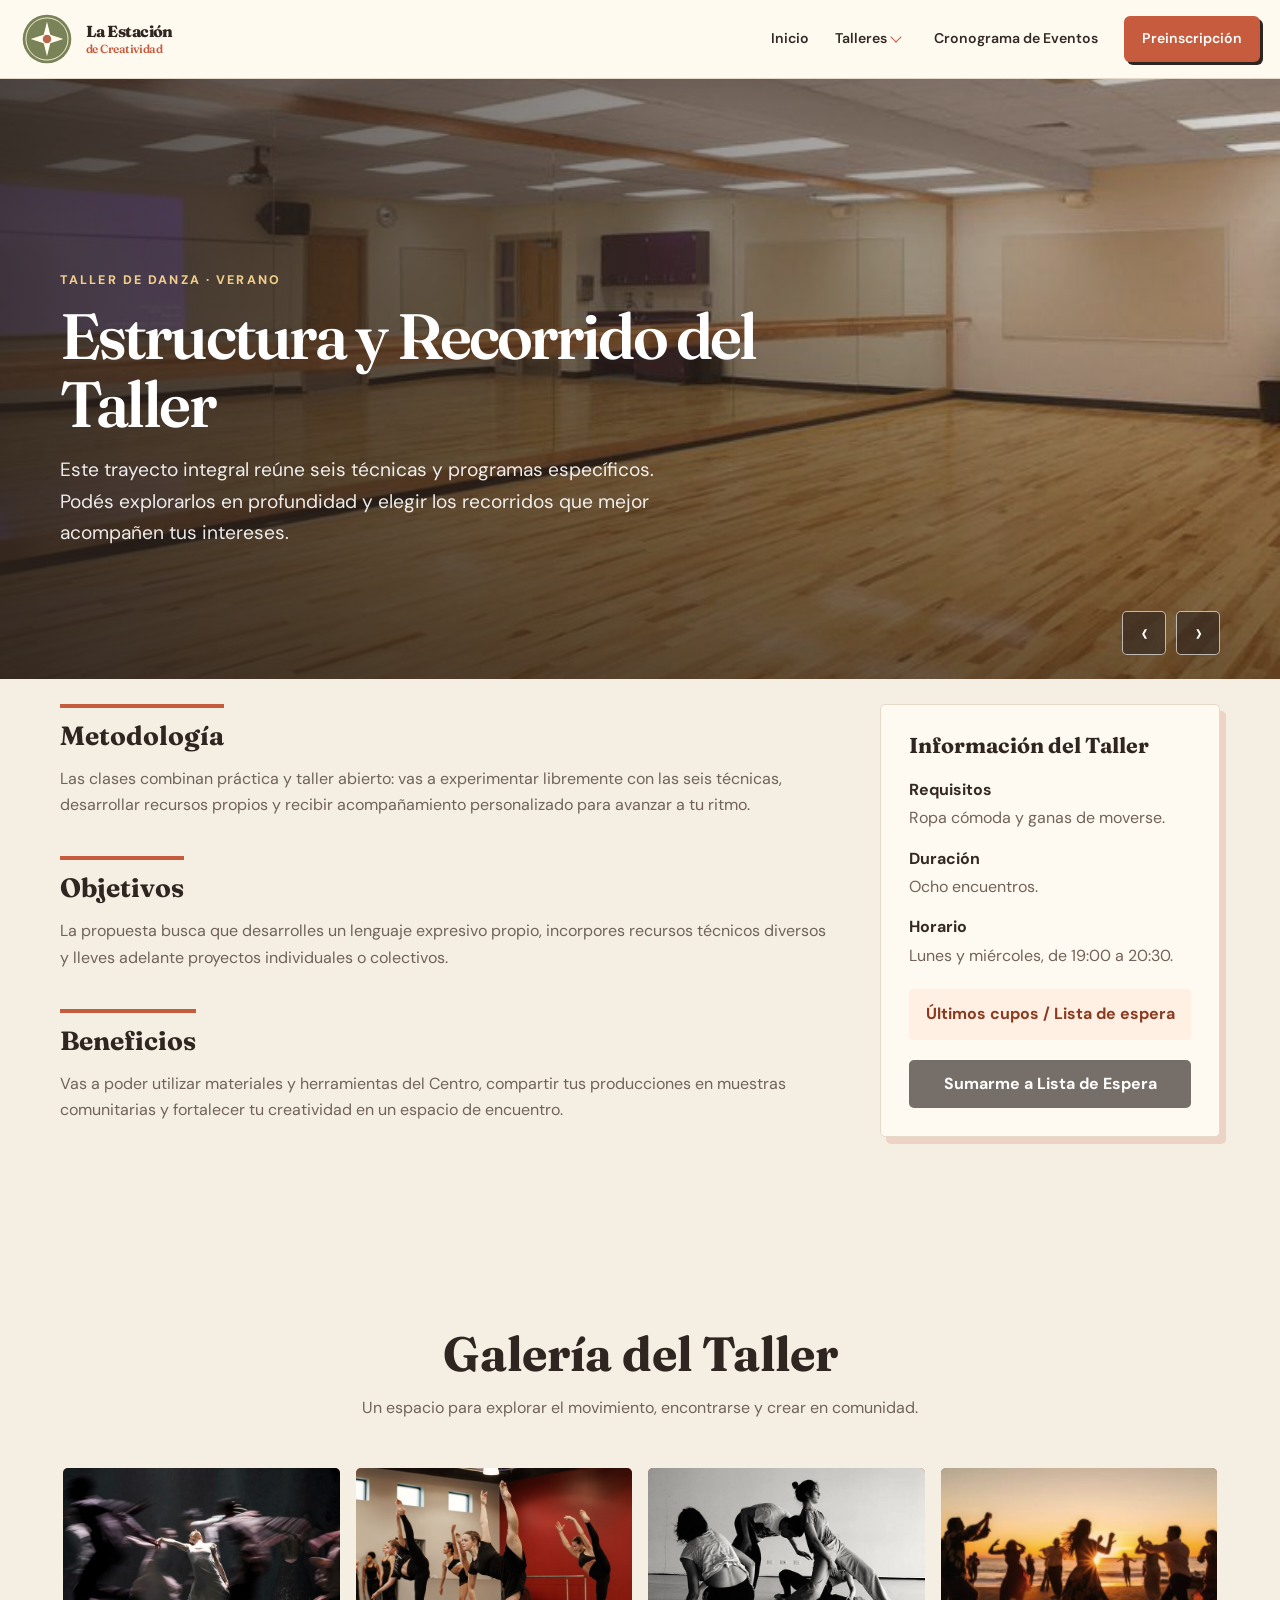
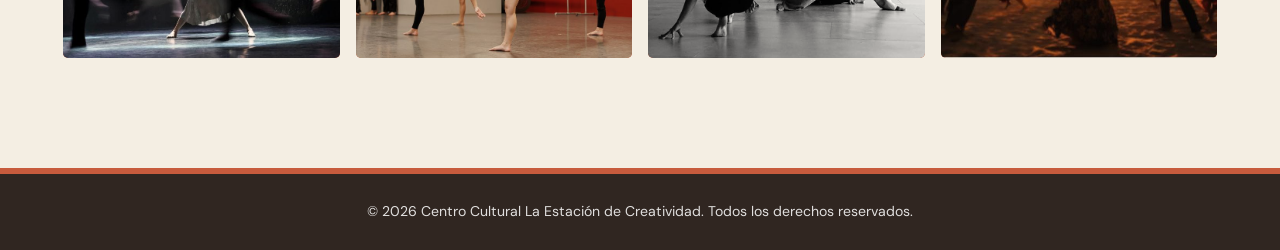
<file: Olimpiadas/WorkspaceCentro/HTML/danza.html>
<!DOCTYPE html>
<html lang="es">
<head>
    <!-- INICIO: Metadatos, tipografías y estilos del taller -->
    <meta charset="UTF-8">
    <meta name="viewport" content="width=device-width, initial-scale=1.0">
    <meta name="description" content="Conocé la metodología, los objetivos y la información del Taller de Danza.">
    <title>Taller de Danza | Centro Cultural La Estación de Creatividad</title>
    <link rel="preconnect" href="https://fonts.googleapis.com">
    <link rel="preconnect" href="https://fonts.gstatic.com" crossorigin>
    <link rel="stylesheet" href="../CSS/styles.css">
    <script src="../JS/interactividad.js" defer></script>
    <!-- FIN: Metadatos, tipografías y estilos del taller -->
</head>
<body class="taller-danza">
    <!-- INICIO: Encabezado y navegación compartida -->
    <header class="encabezado">
        <nav class="barra-navegacion" aria-label="Navegación principal">
            <a class="marca" href="index.html" aria-label="Centro Cultural, ir al inicio">
                <img src="../CSS/recursos/emblema-centro-cultural-estacion-creatividad.svg" alt="Emblema del Centro Cultural La Estación de Creatividad">
                <span class="marca-texto">La Estación <span>de Creatividad</span></span>
            </a>
            <button class="boton-menu" type="button" data-boton-menu aria-controls="menu-principal" aria-expanded="false" aria-label="Abrir menú">Menú</button>
            <ul class="lista-navegacion" id="menu-principal" data-menu-principal>
                <li><a class="enlace-navegacion" href="index.html">Inicio</a></li>
                <li class="elemento-desplegable">
                    <a class="enlace-navegacion" href="talleres.html">Talleres</a>
                    <button class="control-submenu" type="button" data-alternar-submenu aria-controls="submenu-talleres" aria-expanded="false" aria-label="Mostrar talleres"></button>
                    <ul class="submenu" id="submenu-talleres">
                        <li><a href="arte.html">Arte</a></li>
                        <li><a href="danza.html">Danza</a></li>
                        <li><a href="foto.html">Fotografía</a></li>
                        <li><a href="musica.html">Música</a></li>
                    </ul>
                </li>
                <li><a class="enlace-navegacion" href="cronograma.html">Cronograma de Eventos</a></li>
                <li><a class="enlace-navegacion enlace-preinscripcion" href="preinscripcion.html">Preinscripción</a></li>
            </ul>
        </nav>
    </header>
    <!-- FIN: Encabezado y navegación compartida -->

    <main>
        <!-- INICIO: Recorrido de seis técnicas del Taller de Danza -->
        <section class="seccion-deslizador" aria-label="Recorrido integral del Taller de Danza">
            <div class="deslizador" data-deslizador>
                <figure class="diapositiva activa" aria-hidden="false">
                    <img src="../CSS/recursos/sala-danza-vacia.jpeg" alt="Sala de danza preparada para el taller">
                    <figcaption class="contenido-diapositiva">
                        <p class="etiqueta-taller">Taller de Danza · Verano</p>
                        <h1>Estructura y Recorrido del Taller</h1>
                        <p>Este trayecto integral reúne seis técnicas y programas específicos. Podés explorarlos en profundidad y elegir los recorridos que mejor acompañen tus intereses.</p>
                    </figcaption>
                </figure>
                <figure class="diapositiva" aria-hidden="true">
                    <img src="../CSS/recursos/bailarines-practicando-danza-contemporanea.jpeg" alt="Bailarines practicando danza contemporánea">
                    <figcaption class="contenido-diapositiva">
                        <p class="etiqueta-taller">Programa 1 · Danza</p>
                        <h2>Danza Contemporánea</h2>
                        <p>Explorá el movimiento, el espacio y la relación con la música para crear desde el cuerpo. Practicá herramientas de técnica, presencia y expresión.</p>
                    </figcaption>
                </figure>
                <figure class="diapositiva" aria-hidden="true">
                    <img src="../CSS/recursos/retrato-bailarina-aire-libre.jpeg" alt="Retrato de una bailarina al aire libre">
                    <figcaption class="contenido-diapositiva">
                        <p class="etiqueta-taller">Programa 2 · Danza</p>
                        <h2>Expresión Corporal</h2>
                        <p>Usá el cuerpo como medio para comunicar ideas, emociones y relatos. Trabajá la conciencia corporal y la exploración de gestos y calidades de movimiento.</p>
                    </figcaption>
                </figure>
                <figure class="diapositiva" aria-hidden="true">
                    <img src="../CSS/recursos/grupo-practicando-secuencia-danza.jpeg" alt="Grupo practicando secuencia de danza">
                    <figcaption class="contenido-diapositiva">
                        <p class="etiqueta-taller">Programa 3 · Danza</p>
                        <h2>Improvisación y Ritmo</h2>
                        <p>Respondé al pulso, al sonido y a las propuestas del grupo a través de secuencias espontáneas. Entrená la escucha, la coordinación y la disponibilidad para improvisar.</p>
                    </figcaption>
                </figure>
                <figure class="diapositiva" aria-hidden="true">
                    <img src="../CSS/recursos/coreografia-grupal-iluminada-escenario.jpeg" alt="Coreografía grupal iluminada en escenario">
                    <figcaption class="contenido-diapositiva">
                        <p class="etiqueta-taller">Programa 4 · Danza</p>
                        <h2>Danza Jazz</h2>
                        <p>Conocé una danza dinámica que combina energía, musicalidad y precisión. Practicá pasos, coordinación y secuencias con distintos ritmos.</p>
                    </figcaption>
                </figure>
                <figure class="diapositiva" aria-hidden="true">
                    <img src="../CSS/recursos/siluetas-bailarines-escenario.jpeg" alt="Siluetas de bailarines sobre escenario">
                    <figcaption class="contenido-diapositiva">
                        <p class="etiqueta-taller">Programa 5 · Danza</p>
                        <h2>Composición Coreográfica</h2>
                        <p>Transformá ideas y movimientos en una pieza con intención y estructura. Aprendé a organizar secuencias, recorridos y dinámicas en grupo.</p>
                    </figcaption>
                </figure>
                <figure class="diapositiva" aria-hidden="true">
                    <img src="../CSS/recursos/clase-elongacion-alineacion-corporal.jpeg" alt="Clase de elongación y alineación corporal">
                    <figcaption class="contenido-diapositiva">
                        <p class="etiqueta-taller">Programa 6 · Danza</p>
                        <h2>Movimiento y Alineación</h2>
                        <p>Desarrollá equilibrio, postura y conciencia del cuerpo en movimiento. Incorporá principios de alineación para bailar con mayor control y cuidado.</p>
                    </figcaption>
                </figure>
                <div class="controles-deslizador" aria-label="Controles del slider">
                    <button class="control-diapositiva" type="button" data-diapositiva-anterior aria-label="Diapositiva anterior">Anterior</button>
                    <button class="control-diapositiva" type="button" data-diapositiva-siguiente aria-label="Diapositiva siguiente">Siguiente</button>
                </div>
            </div>
        </section>
        <!-- FIN: Recorrido de seis técnicas del Taller de Danza -->

        <!-- INICIO: Información del taller en dos columnas -->
        <div class="contenedor distribucion-taller">
            <div class="contenido-principal-taller">
                <section>
                    <h2>Metodología</h2>
                    <p>Las clases combinan práctica y taller abierto: vas a experimentar libremente con las seis técnicas, desarrollar recursos propios y recibir acompañamiento personalizado para avanzar a tu ritmo.</p>
                </section>
                <section>
                    <h2>Objetivos</h2>
                    <p>La propuesta busca que desarrolles un lenguaje expresivo propio, incorpores recursos técnicos diversos y lleves adelante proyectos individuales o colectivos.</p>
                </section>
                <section>
                    <h2>Beneficios</h2>
                    <p>Vas a poder utilizar materiales y herramientas del Centro, compartir tus producciones en muestras comunitarias y fortalecer tu creatividad en un espacio de encuentro.</p>
                </section>
            </div>
            <aside class="tarjeta-informacion" aria-labelledby="titulo-informacion">
                <h2 id="titulo-informacion">Información del Taller</h2>
                <dl>
                    <dt>Requisitos</dt><dd>Ropa cómoda y ganas de moverse.</dd>
                    <dt>Duración</dt><dd>Ocho encuentros.</dd>
                    <dt>Horario</dt><dd>Lunes y miércoles, de 19:00 a 20:30.</dd>
                </dl>
                <p class="aviso-cupos cupos-agotados">Últimos cupos / Lista de espera</p>
                <a class="boton boton-deshabilitado" href="preinscripcion.html?taller=danza">Sumarme a Lista de Espera</a>
            </aside>
        </div>
        <!-- FIN: Información del taller en dos columnas -->

        <!-- INICIO: Galería de imágenes del taller -->
        <section class="contenedor seccion-contenido" aria-labelledby="titulo-galeria">
            <div class="encabezado-seccion">
                <h2 id="titulo-galeria">Galería del Taller</h2>
                <p class="texto-galeria">Un espacio para explorar el movimiento, encontrarse y crear en comunidad.</p>
            </div>
            <div class="galeria-deslizable">
                <button class="miniatura-galeria" type="button" data-miniatura-galeria aria-label="Ampliar imagen de la galería"><img src="../CSS/recursos/bailarines-movimiento-escenico.jpeg" alt="Bailarines en movimiento escénico"></button>
                <button class="miniatura-galeria" type="button" data-miniatura-galeria aria-label="Ampliar imagen de la galería"><img src="../CSS/recursos/practica-pasos-estudio-danza.jpeg" alt="Práctica de pasos en el estudio de danza"></button>
                <button class="miniatura-galeria" type="button" data-miniatura-galeria aria-label="Ampliar imagen de la galería"><img src="../CSS/recursos/ejercicio-movimiento-expresivo.jpeg" alt="Ejercicio de movimiento expresivo"></button>
                <button class="miniatura-galeria" type="button" data-miniatura-galeria aria-label="Ampliar imagen de la galería"><img src="../CSS/recursos/danza-colectiva-mar.jpeg" alt="Danza colectiva junto al mar"></button>
            </div>
        </section>
        <!-- FIN: Galería de imágenes del taller -->
    </main>

    <!-- INICIO: Aviso legal y pie de página -->
    <footer class="pie-pagina">
        <p>&copy; 2026 Centro Cultural La Estación de Creatividad. Todos los derechos reservados.</p>
    </footer>
    <!-- FIN: Aviso legal y pie de página -->
</body>
</html>
</file>
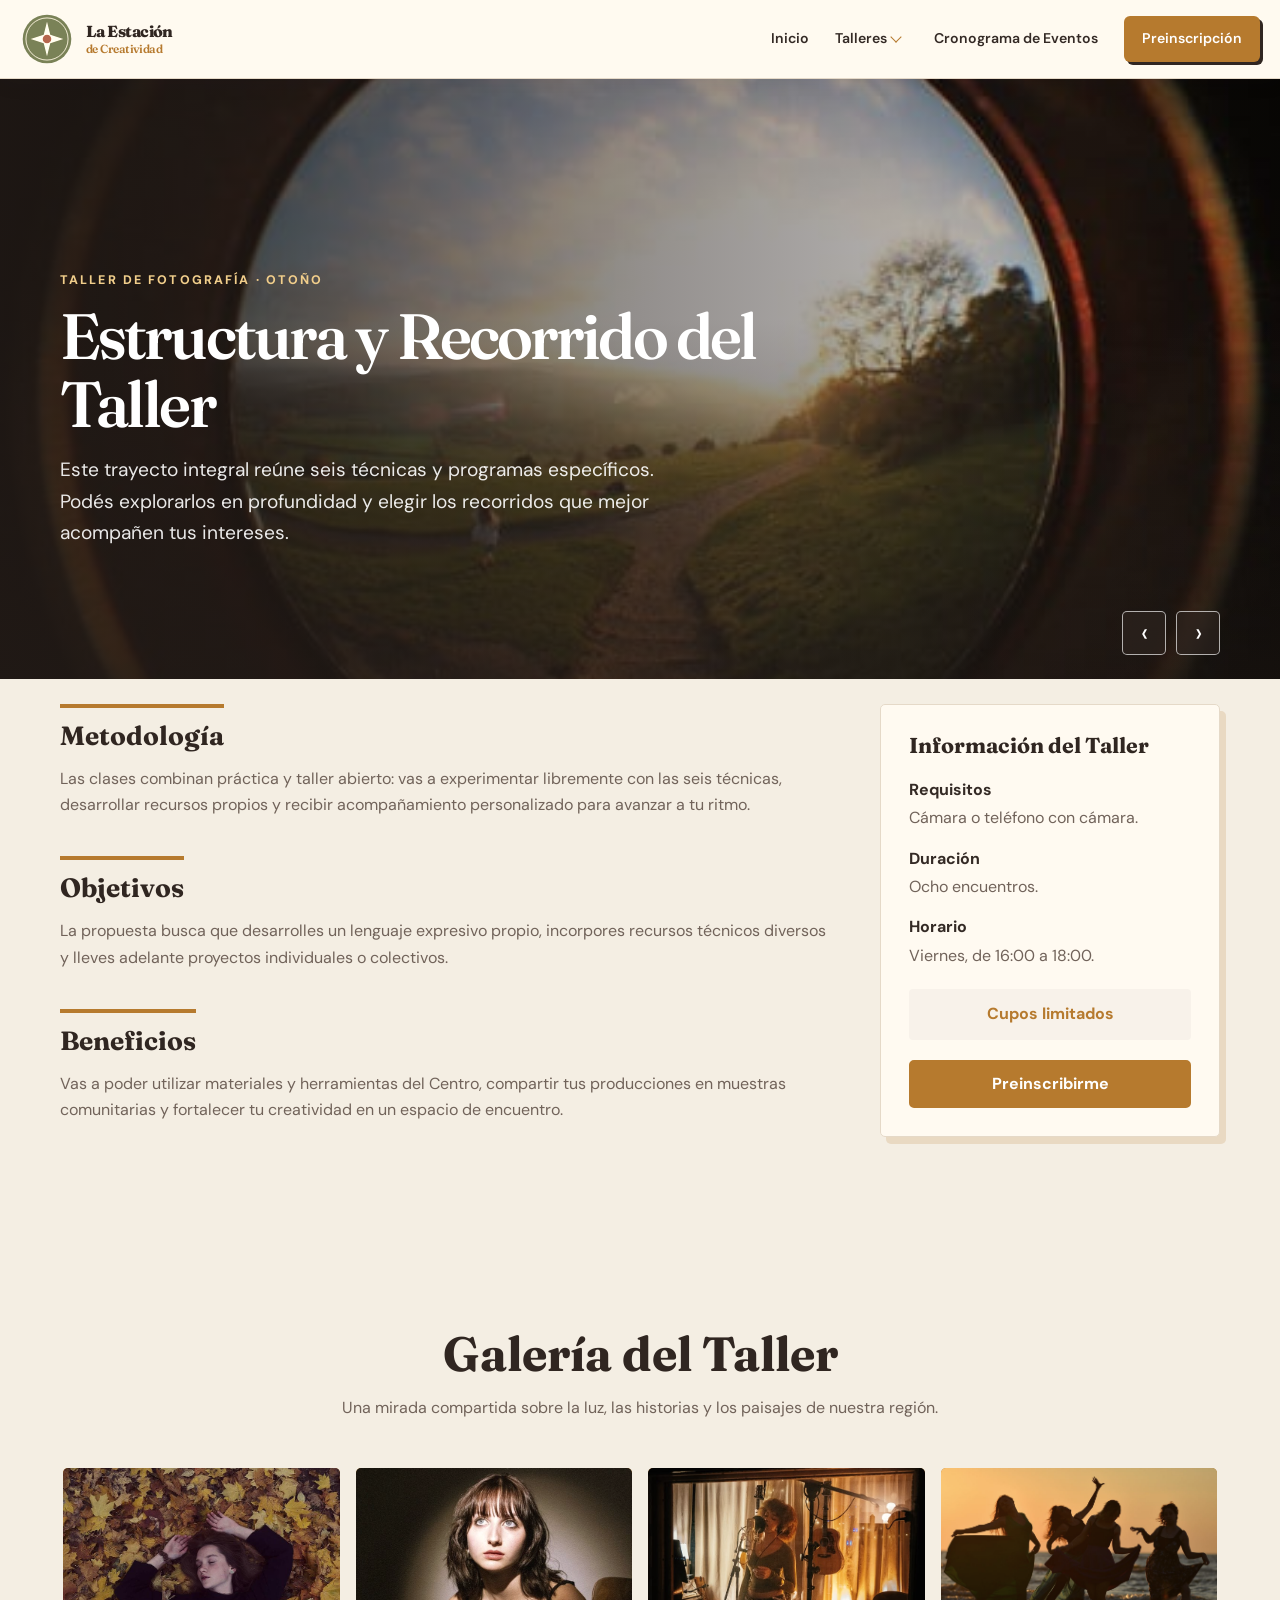
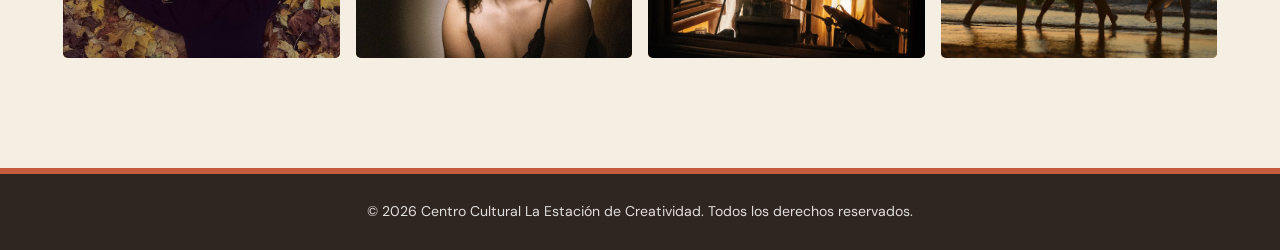
<file: Olimpiadas/WorkspaceCentro/HTML/foto.html>
<!DOCTYPE html>
<html lang="es">
<head>
    <!-- INICIO: Metadatos, tipografías y estilos del taller -->
    <meta charset="UTF-8">
    <meta name="viewport" content="width=device-width, initial-scale=1.0">
    <meta name="description" content="Conocé la metodología, los objetivos y la información del Taller de Fotografía.">
    <title>Taller de Fotografía | Centro Cultural La Estación de Creatividad</title>
    <link rel="preconnect" href="https://fonts.googleapis.com">
    <link rel="preconnect" href="https://fonts.gstatic.com" crossorigin>
    <link rel="stylesheet" href="../CSS/styles.css">
    <script src="../JS/interactividad.js" defer></script>
    <!-- FIN: Metadatos, tipografías y estilos del taller -->
</head>
<body class="taller-foto">
    <!-- INICIO: Encabezado y navegación compartida -->
    <header class="encabezado">
        <nav class="barra-navegacion" aria-label="Navegación principal">
            <a class="marca" href="index.html" aria-label="Centro Cultural, ir al inicio">
                <img src="../CSS/recursos/emblema-centro-cultural-estacion-creatividad.svg" alt="Emblema del Centro Cultural La Estación de Creatividad">
                <span class="marca-texto">La Estación <span>de Creatividad</span></span>
            </a>
            <button class="boton-menu" type="button" data-boton-menu aria-controls="menu-principal" aria-expanded="false" aria-label="Abrir menú">Menú</button>
            <ul class="lista-navegacion" id="menu-principal" data-menu-principal>
                <li><a class="enlace-navegacion" href="index.html">Inicio</a></li>
                <li class="elemento-desplegable">
                    <a class="enlace-navegacion" href="talleres.html">Talleres</a>
                    <button class="control-submenu" type="button" data-alternar-submenu aria-controls="submenu-talleres" aria-expanded="false" aria-label="Mostrar talleres"></button>
                    <ul class="submenu" id="submenu-talleres">
                        <li><a href="arte.html">Arte</a></li>
                        <li><a href="danza.html">Danza</a></li>
                        <li><a href="foto.html">Fotografía</a></li>
                        <li><a href="musica.html">Música</a></li>
                    </ul>
                </li>
                <li><a class="enlace-navegacion" href="cronograma.html">Cronograma de Eventos</a></li>
                <li><a class="enlace-navegacion enlace-preinscripcion" href="preinscripcion.html">Preinscripción</a></li>
            </ul>
        </nav>
    </header>
    <!-- FIN: Encabezado y navegación compartida -->

    <main>
        <!-- INICIO: Recorrido de seis técnicas del Taller de Fotografía -->
        <section class="seccion-deslizador" aria-label="Recorrido integral del Taller de Fotografía">
            <div class="deslizador" data-deslizador>
                <figure class="diapositiva activa" aria-hidden="false">
                    <img src="../CSS/recursos/fotografia-paisaje-lente-ojo-pez.jpeg" alt="Paisaje fotografiado con lente ojo de pez">
                    <figcaption class="contenido-diapositiva">
                        <p class="etiqueta-taller">Taller de Fotografía · Otoño</p>
                        <h1>Estructura y Recorrido del Taller</h1>
                        <p>Este trayecto integral reúne seis técnicas y programas específicos. Podés explorarlos en profundidad y elegir los recorridos que mejor acompañen tus intereses.</p>
                    </figcaption>
                </figure>
                <figure class="diapositiva" aria-hidden="true">
                    <img src="../CSS/recursos/grupo-fotografos-realizando-practica.jpeg" alt="Grupo de fotógrafos realizando una práctica">
                    <figcaption class="contenido-diapositiva">
                        <p class="etiqueta-taller">Programa 1 · Fotografía</p>
                        <h2>Retrato en Estudio</h2>
                        <p>Aprendé a construir retratos con intención y a generar un clima para cada imagen. Practicá encuadre, dirección de la persona y control de la luz en estudio.</p>
                    </figcaption>
                </figure>
                <figure class="diapositiva" aria-hidden="true">
                    <img src="../CSS/recursos/fotografia-documental-escena-urbana.jpeg" alt="Fotografía documental de escena urbana">
                    <figcaption class="contenido-diapositiva">
                        <p class="etiqueta-taller">Programa 2 · Fotografía</p>
                        <h2>Fotografía Documental</h2>
                        <p>Registrá personas, espacios y acontecimientos para contar historias con imágenes. Aprendé a observar, secuenciar fotografías y construir una mirada propia.</p>
                    </figcaption>
                </figure>
                <figure class="diapositiva" aria-hidden="true">
                    <img src="../CSS/recursos/retrato-luz-natural-interior.jpeg" alt="Retrato con luz natural en interior">
                    <figcaption class="contenido-diapositiva">
                        <p class="etiqueta-taller">Programa 3 · Fotografía</p>
                        <h2>Composición y Luz Natural</h2>
                        <p>Descubrí cómo la luz disponible transforma una escena y su atmósfera. Practicá encuadre, balance y composición en diferentes condiciones naturales.</p>
                    </figcaption>
                </figure>
                <figure class="diapositiva" aria-hidden="true">
                    <img src="../CSS/recursos/paisaje-patagonico-montanas-bosque-otonal.jpeg" alt="Paisaje patagónico, montañas y bosque otoñal">
                    <figcaption class="contenido-diapositiva">
                        <p class="etiqueta-taller">Programa 4 · Fotografía</p>
                        <h2>Fotografía de Paisaje Patagónico</h2>
                        <p>Aprendé a interpretar la amplitud, el clima y la luz del paisaje patagónico. Trabajá profundidad, escala y composición en exteriores.</p>
                    </figcaption>
                </figure>
                <figure class="diapositiva" aria-hidden="true">
                    <img src="../CSS/recursos/revelado-digital-fotografias-computadora.jpeg" alt="Revelado digital de fotografías en computadora">
                    <figcaption class="contenido-diapositiva">
                        <p class="etiqueta-taller">Programa 5 · Fotografía</p>
                        <h2>Revelado Digital</h2>
                        <p>Revisá y ajustá tus imágenes para expresar con claridad la intención de cada toma. Aprendé un flujo de edición digital, desde el archivo original hasta la exportación.</p>
                    </figcaption>
                </figure>
                <figure class="diapositiva" aria-hidden="true">
                    <img src="../CSS/recursos/iluminacion-estudio-produccion-audiovisual.jpeg" alt="Iluminación de estudio para producción audiovisual">
                    <figcaption class="contenido-diapositiva">
                        <p class="etiqueta-taller">Programa 6 · Fotografía</p>
                        <h2>Iluminación Creativa</h2>
                        <p>Usá fuentes, direcciones y contrastes de luz para transformar una escena. Experimentá con esquemas de iluminación y sus efectos sobre el sujeto.</p>
                    </figcaption>
                </figure>
                <div class="controles-deslizador" aria-label="Controles del slider">
                    <button class="control-diapositiva" type="button" data-diapositiva-anterior aria-label="Diapositiva anterior">Anterior</button>
                    <button class="control-diapositiva" type="button" data-diapositiva-siguiente aria-label="Diapositiva siguiente">Siguiente</button>
                </div>
            </div>
        </section>
        <!-- FIN: Recorrido de seis técnicas del Taller de Fotografía -->

        <!-- INICIO: Información del taller en dos columnas -->
        <div class="contenedor distribucion-taller">
            <div class="contenido-principal-taller">
                <section>
                    <h2>Metodología</h2>
                    <p>Las clases combinan práctica y taller abierto: vas a experimentar libremente con las seis técnicas, desarrollar recursos propios y recibir acompañamiento personalizado para avanzar a tu ritmo.</p>
                </section>
                <section>
                    <h2>Objetivos</h2>
                    <p>La propuesta busca que desarrolles un lenguaje expresivo propio, incorpores recursos técnicos diversos y lleves adelante proyectos individuales o colectivos.</p>
                </section>
                <section>
                    <h2>Beneficios</h2>
                    <p>Vas a poder utilizar materiales y herramientas del Centro, compartir tus producciones en muestras comunitarias y fortalecer tu creatividad en un espacio de encuentro.</p>
                </section>
            </div>
            <aside class="tarjeta-informacion" aria-labelledby="titulo-informacion">
                <h2 id="titulo-informacion">Información del Taller</h2>
                <dl>
                    <dt>Requisitos</dt><dd>Cámara o teléfono con cámara.</dd>
                    <dt>Duración</dt><dd>Ocho encuentros.</dd>
                    <dt>Horario</dt><dd>Viernes, de 16:00 a 18:00.</dd>
                </dl>
                <p class="aviso-cupos">Cupos limitados</p>
                <a class="boton" href="preinscripcion.html">Preinscribirme</a>
            </aside>
        </div>
        <!-- FIN: Información del taller en dos columnas -->

        <!-- INICIO: Galería de imágenes del taller -->
        <section class="contenedor seccion-contenido" aria-labelledby="titulo-galeria">
            <div class="encabezado-seccion">
                <h2 id="titulo-galeria">Galería del Taller</h2>
                <p class="texto-galeria">Una mirada compartida sobre la luz, las historias y los paisajes de nuestra región.</p>
            </div>
            <div class="galeria-deslizable">
                <button class="miniatura-galeria" type="button" data-miniatura-galeria aria-label="Ampliar imagen de la galería"><img src="../CSS/recursos/retrato-hojas-otono.jpeg" alt="Retrato enmarcado por hojas de otoño"></button>
                <button class="miniatura-galeria" type="button" data-miniatura-galeria aria-label="Ampliar imagen de la galería"><img src="../CSS/recursos/retrato-realizado-actividad-fotografica.jpeg" alt="Retrato realizado durante una actividad fotográfica"></button>
                <button class="miniatura-galeria" type="button" data-miniatura-galeria aria-label="Ampliar imagen de la galería"><img src="../CSS/recursos/cantante-grabando-voz-estudio.jpeg" alt="Cantante grabando su voz en un estudio"></button>
                <button class="miniatura-galeria" type="button" data-miniatura-galeria aria-label="Ampliar imagen de la galería"><img src="../CSS/recursos/siluetas-danza-atardecer.jpeg" alt="Siluetas de danza al atardecer"></button>
            </div>
        </section>
        <!-- FIN: Galería de imágenes del taller -->
    </main>

    <!-- INICIO: Aviso legal y pie de página -->
    <footer class="pie-pagina">
        <p>&copy; 2026 Centro Cultural La Estación de Creatividad. Todos los derechos reservados.</p>
    </footer>
    <!-- FIN: Aviso legal y pie de página -->
</body>
</html>
</file>
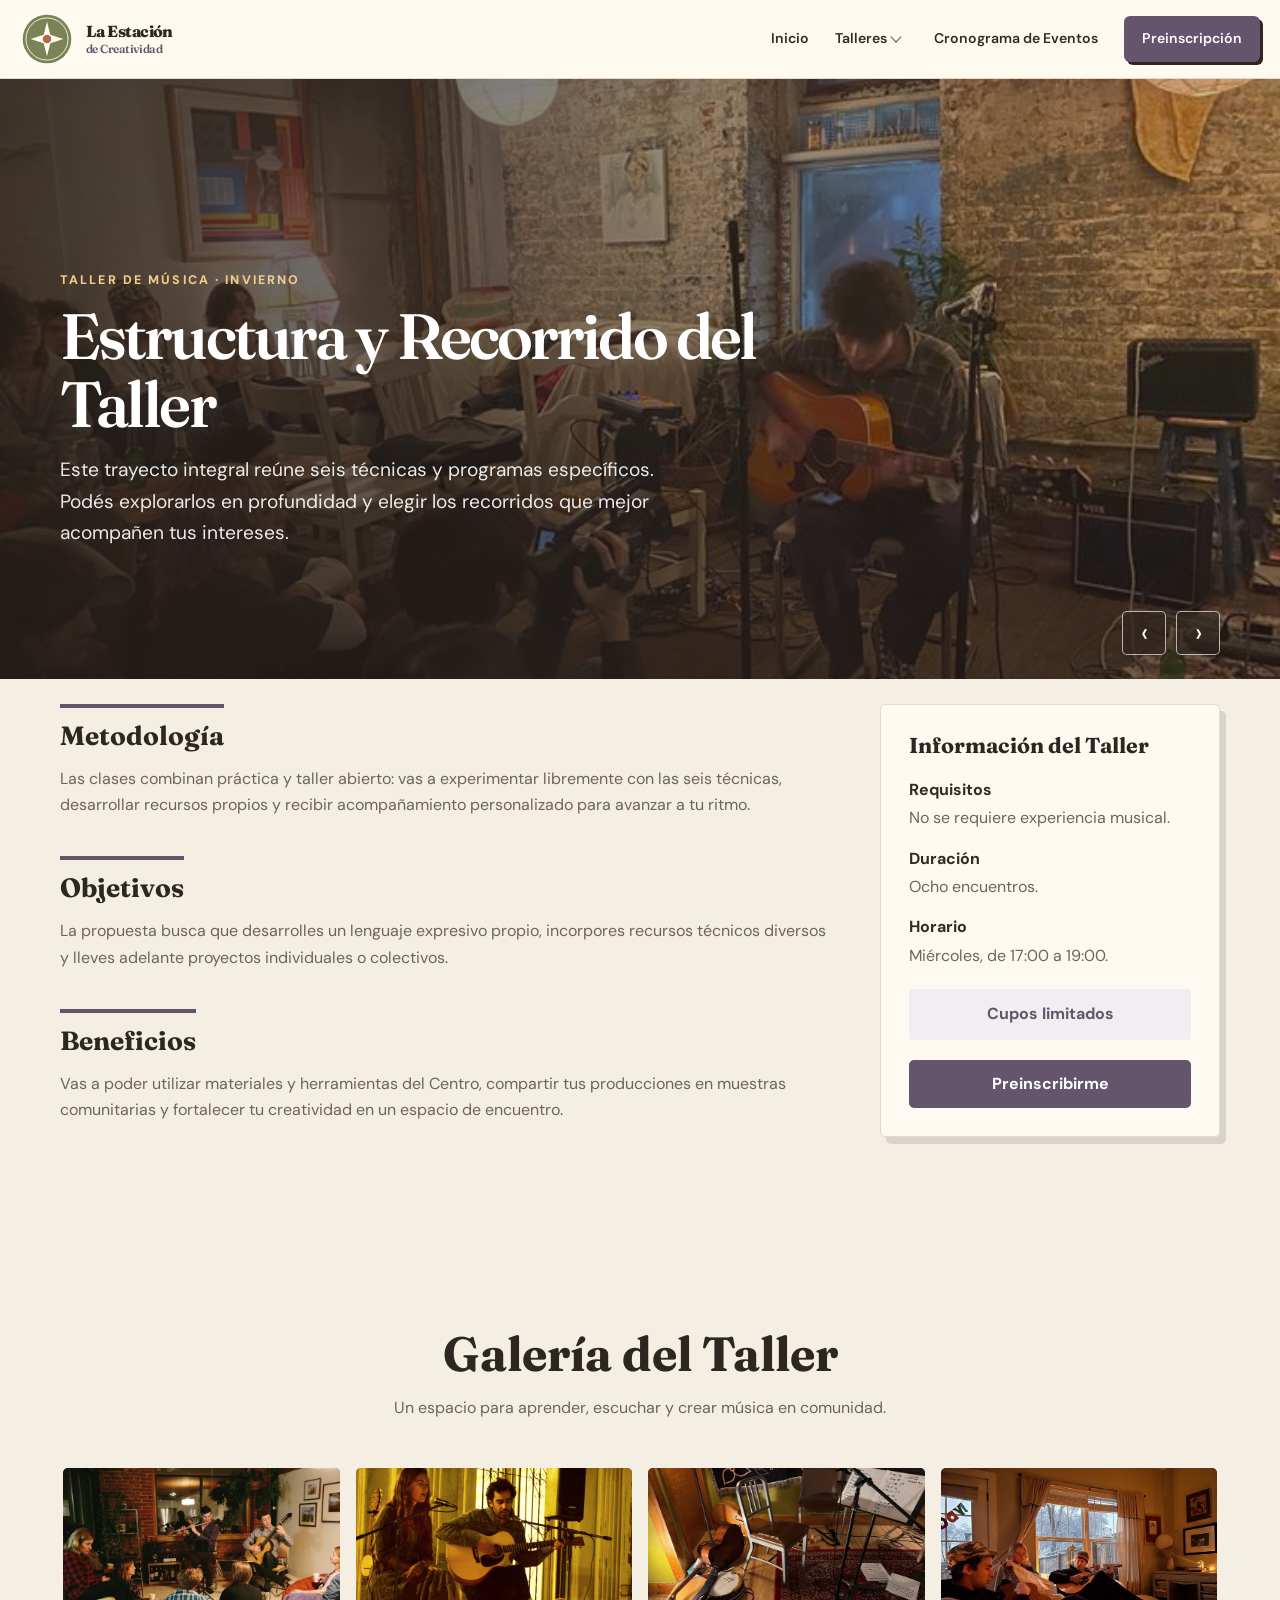
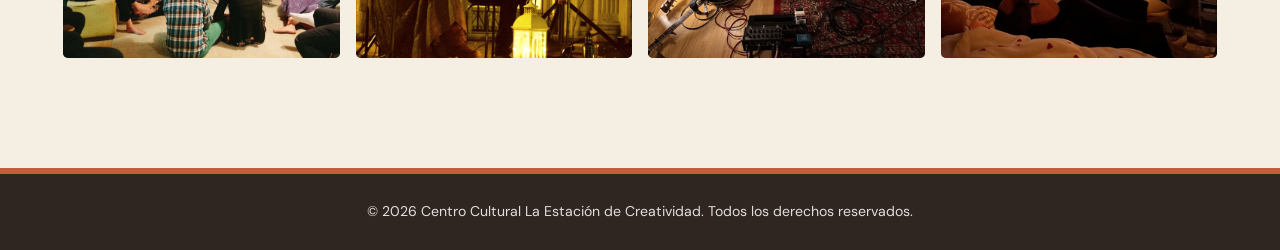
<file: Olimpiadas/WorkspaceCentro/HTML/musica.html>
<!DOCTYPE html>
<html lang="es">
<head>
    <!-- INICIO: Metadatos, tipografías y estilos del taller -->
    <meta charset="UTF-8">
    <meta name="viewport" content="width=device-width, initial-scale=1.0">
    <meta name="description" content="Conocé la metodología, los objetivos y la información del Taller de Música.">
    <title>Taller de Música | Centro Cultural La Estación de Creatividad</title>
    <link rel="preconnect" href="https://fonts.googleapis.com">
    <link rel="preconnect" href="https://fonts.gstatic.com" crossorigin>
    <link rel="stylesheet" href="../CSS/styles.css">
    <script src="../JS/interactividad.js" defer></script>
    <!-- FIN: Metadatos, tipografías y estilos del taller -->
</head>
<body class="taller-musica">
    <!-- INICIO: Encabezado y navegación compartida -->
    <header class="encabezado">
        <nav class="barra-navegacion" aria-label="Navegación principal">
            <a class="marca" href="index.html" aria-label="Centro Cultural, ir al inicio">
                <img src="../CSS/recursos/emblema-centro-cultural-estacion-creatividad.svg" alt="Emblema del Centro Cultural La Estación de Creatividad">
                <span class="marca-texto">La Estación <span>de Creatividad</span></span>
            </a>
            <button class="boton-menu" type="button" data-boton-menu aria-controls="menu-principal" aria-expanded="false" aria-label="Abrir menú">Menú</button>
            <ul class="lista-navegacion" id="menu-principal" data-menu-principal>
                <li><a class="enlace-navegacion" href="index.html">Inicio</a></li>
                <li class="elemento-desplegable">
                    <a class="enlace-navegacion" href="talleres.html">Talleres</a>
                    <button class="control-submenu" type="button" data-alternar-submenu aria-controls="submenu-talleres" aria-expanded="false" aria-label="Mostrar talleres"></button>
                    <ul class="submenu" id="submenu-talleres">
                        <li><a href="arte.html">Arte</a></li>
                        <li><a href="danza.html">Danza</a></li>
                        <li><a href="foto.html">Fotografía</a></li>
                        <li><a href="musica.html">Música</a></li>
                    </ul>
                </li>
                <li><a class="enlace-navegacion" href="cronograma.html">Cronograma de Eventos</a></li>
                <li><a class="enlace-navegacion enlace-preinscripcion" href="preinscripcion.html">Preinscripción</a></li>
            </ul>
        </nav>
    </header>
    <!-- FIN: Encabezado y navegación compartida -->

    <main>
        <!-- INICIO: Recorrido de seis técnicas del Taller de Música -->
        <section class="seccion-deslizador" aria-label="Recorrido integral del Taller de Música">
            <div class="deslizador" data-deslizador>
                <figure class="diapositiva activa" aria-hidden="false">
                    <img src="../CSS/recursos/participantes-ensamble-musical.jpeg" alt="Participantes en ensamble musical">
                    <figcaption class="contenido-diapositiva">
                        <p class="etiqueta-taller">Taller de Música · Invierno</p>
                        <h1>Estructura y Recorrido del Taller</h1>
                        <p>Este trayecto integral reúne seis técnicas y programas específicos. Podés explorarlos en profundidad y elegir los recorridos que mejor acompañen tus intereses.</p>
                    </figcaption>
                </figure>
                <figure class="diapositiva" aria-hidden="true">
                    <img src="../CSS/recursos/instrumentos-percusion-sala.jpeg" alt="Instrumentos de percusión en sala">
                    <figcaption class="contenido-diapositiva">
                        <p class="etiqueta-taller">Programa 1 · Música</p>
                        <h2>Canto y Ensamble Vocal</h2>
                        <p>Explorá la voz como instrumento y aprendé a cantar en conjunto. Practicá afinación, respiración, escucha y armonías compartidas.</p>
                    </figcaption>
                </figure>
                <figure class="diapositiva" aria-hidden="true">
                    <img src="../CSS/recursos/ensayo-banda-estudio.jpeg" alt="Ensayo de banda en estudio">
                    <figcaption class="contenido-diapositiva">
                        <p class="etiqueta-taller">Programa 2 · Música</p>
                        <h2>Percusión y Ritmo</h2>
                        <p>Descubrí patrones rítmicos con el cuerpo, la voz y distintos instrumentos. Entrená pulso, coordinación y escucha grupal.</p>
                    </figcaption>
                </figure>
                <figure class="diapositiva" aria-hidden="true">
                    <img src="../CSS/recursos/sala-instrumentos-musicales.jpeg" alt="Sala con instrumentos musicales">
                    <figcaption class="contenido-diapositiva">
                        <p class="etiqueta-taller">Programa 3 · Música</p>
                        <h2>Exploración Sonora</h2>
                        <p>Investigá sonidos cotidianos, timbres y silencios para crear nuevas piezas. Aprendé a escuchar, registrar y organizar materiales sonoros.</p>
                    </figcaption>
                </figure>
                <figure class="diapositiva" aria-hidden="true">
                    <img src="../CSS/recursos/manos-tocando-guitarra-acustica.jpeg" alt="Manos tocando guitarra acústica">
                    <figcaption class="contenido-diapositiva">
                        <p class="etiqueta-taller">Programa 4 · Música</p>
                        <h2>Iniciación a la Guitarra</h2>
                        <p>Conocé el instrumento y aprendé acordes y rasgueos para acompañar canciones. Practicá cambios, ritmo y cuidado básico de la guitarra.</p>
                    </figcaption>
                </figure>
                <figure class="diapositiva" aria-hidden="true">
                    <img src="../CSS/recursos/teclado-musical-primer-plano.jpeg" alt="Teclado musical en primer plano">
                    <figcaption class="contenido-diapositiva">
                        <p class="etiqueta-taller">Programa 5 · Música</p>
                        <h2>Teclado y Armonía</h2>
                        <p>Explorá el teclado para comprender melodías, acordes y relaciones entre sonidos. Aprendé recursos básicos para acompañar e inventar secuencias musicales.</p>
                    </figcaption>
                </figure>
                <figure class="diapositiva" aria-hidden="true">
                    <img src="../CSS/recursos/ensamble-musical-ensayando-grupo.jpeg" alt="Ensamble musical ensayando en grupo">
                    <figcaption class="contenido-diapositiva">
                        <p class="etiqueta-taller">Programa 6 · Música</p>
                        <h2>Producción Musical Colectiva</h2>
                        <p>Convertí ideas del grupo en una pieza musical compartida. Participá de las etapas de creación, organización, ensayo y registro de una producción.</p>
                    </figcaption>
                </figure>
                <div class="controles-deslizador" aria-label="Controles del slider">
                    <button class="control-diapositiva" type="button" data-diapositiva-anterior aria-label="Diapositiva anterior">Anterior</button>
                    <button class="control-diapositiva" type="button" data-diapositiva-siguiente aria-label="Diapositiva siguiente">Siguiente</button>
                </div>
            </div>
        </section>
        <!-- FIN: Recorrido de seis técnicas del Taller de Música -->

        <!-- INICIO: Información del taller en dos columnas -->
        <div class="contenedor distribucion-taller">
            <div class="contenido-principal-taller">
                <section>
                    <h2>Metodología</h2>
                    <p>Las clases combinan práctica y taller abierto: vas a experimentar libremente con las seis técnicas, desarrollar recursos propios y recibir acompañamiento personalizado para avanzar a tu ritmo.</p>
                </section>
                <section>
                    <h2>Objetivos</h2>
                    <p>La propuesta busca que desarrolles un lenguaje expresivo propio, incorpores recursos técnicos diversos y lleves adelante proyectos individuales o colectivos.</p>
                </section>
                <section>
                    <h2>Beneficios</h2>
                    <p>Vas a poder utilizar materiales y herramientas del Centro, compartir tus producciones en muestras comunitarias y fortalecer tu creatividad en un espacio de encuentro.</p>
                </section>
            </div>
            <aside class="tarjeta-informacion" aria-labelledby="titulo-informacion">
                <h2 id="titulo-informacion">Información del Taller</h2>
                <dl>
                    <dt>Requisitos</dt><dd>No se requiere experiencia musical.</dd>
                    <dt>Duración</dt><dd>Ocho encuentros.</dd>
                    <dt>Horario</dt><dd>Miércoles, de 17:00 a 19:00.</dd>
                </dl>
                <p class="aviso-cupos">Cupos limitados</p>
                <a class="boton" href="preinscripcion.html">Preinscribirme</a>
            </aside>
        </div>
        <!-- FIN: Información del taller en dos columnas -->

        <!-- INICIO: Galería de imágenes del taller -->
        <section class="contenedor seccion-contenido" aria-labelledby="titulo-galeria">
            <div class="encabezado-seccion">
                <h2 id="titulo-galeria">Galería del Taller</h2>
                <p class="texto-galeria">Un espacio para aprender, escuchar y crear música en comunidad.</p>
            </div>
            <div class="galeria-deslizable">
                <button class="miniatura-galeria" type="button" data-miniatura-galeria aria-label="Ampliar imagen de la galería"><img src="../CSS/recursos/ensayo-musical-amistades.jpeg" alt="Ensayo musical entre amistades"></button>
                <button class="miniatura-galeria" type="button" data-miniatura-galeria aria-label="Ampliar imagen de la galería"><img src="../CSS/recursos/duo-interpretando-guitarra-canto.jpeg" alt="Dúo interpretando guitarra y canto"></button>
                <button class="miniatura-galeria" type="button" data-miniatura-galeria aria-label="Ampliar imagen de la galería"><img src="../CSS/recursos/guitarras-equipos-sonido.jpeg" alt="Guitarras y equipos de sonido"></button>
                <button class="miniatura-galeria" type="button" data-miniatura-galeria aria-label="Ampliar imagen de la galería"><img src="../CSS/recursos/encuentro-musical-casa.jpeg" alt="Encuentro musical en casa"></button>
            </div>
        </section>
        <!-- FIN: Galería de imágenes del taller -->
    </main>

    <!-- INICIO: Aviso legal y pie de página -->
    <footer class="pie-pagina">
        <p>&copy; 2026 Centro Cultural La Estación de Creatividad. Todos los derechos reservados.</p>
    </footer>
    <!-- FIN: Aviso legal y pie de página -->
</body>
</html>
</file>
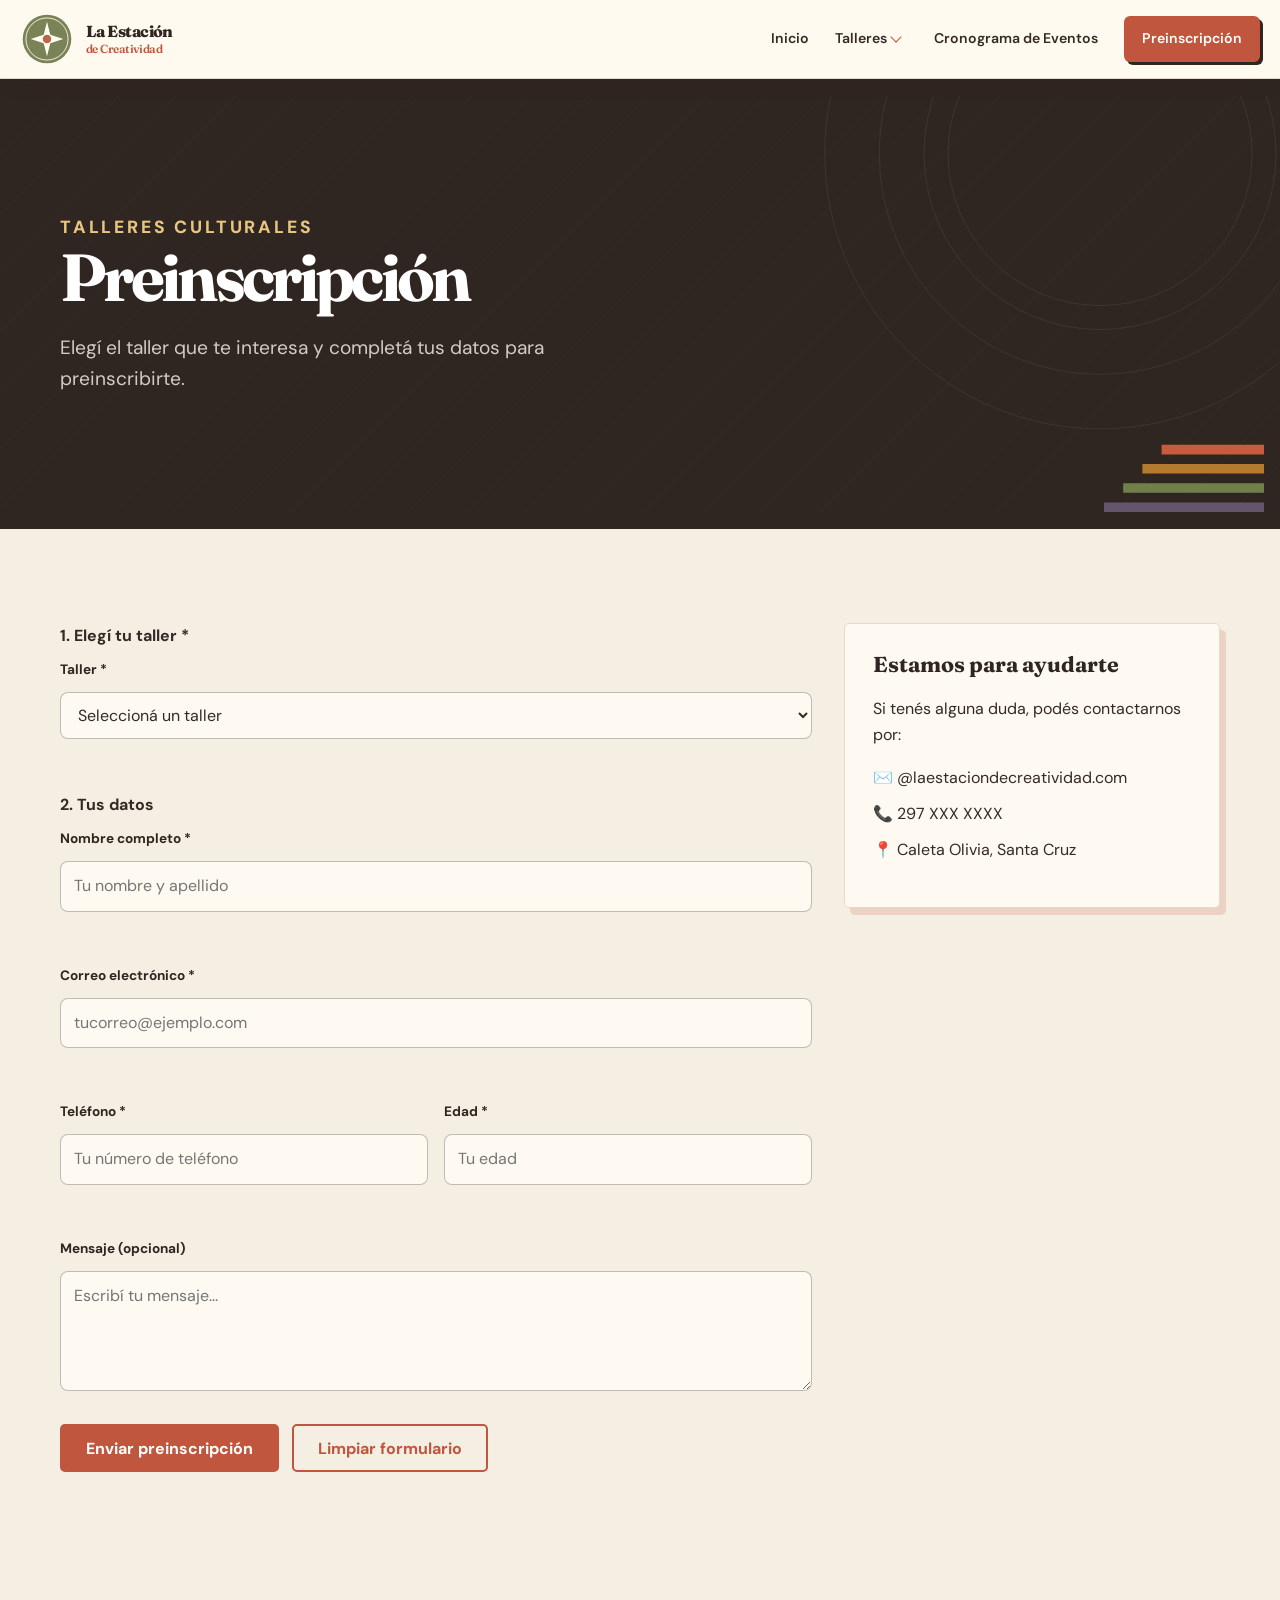
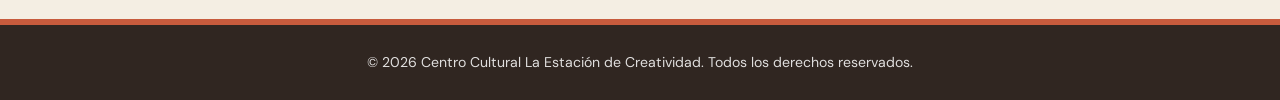
<file: Olimpiadas/WorkspaceCentro/HTML/preinscripcion.html>
<!DOCTYPE html>
<html lang="es">
<head>
    <!-- INICIO: Metadatos, tipografías y estilos del sitio -->
    <meta charset="UTF-8">
    <meta name="viewport" content="width=device-width, initial-scale=1.0">
    <meta name="description" content="Preinscribite a la semana de evento de cada estación del Centro Cultural La Estación de Creatividad.">
    <title>Preinscripción | Centro Cultural La Estación de Creatividad</title>
    <link rel="preconnect" href="https://fonts.googleapis.com">
    <link rel="preconnect" href="https://fonts.gstatic.com" crossorigin>
    <link rel="stylesheet" href="../CSS/styles.css">
    <script src="../JS/interactividad.js" defer></script>
    <!-- FIN: Metadatos, tipografías y estilos del sitio -->

    <!-- INICIO: Estilos propios del formulario (mover a styles.css si se prefiere) -->
    <style>
        .distribucion-preinscripcion { display: grid; grid-template-columns: minmax(0, 2fr) minmax(0, 1fr); gap: 2rem; align-items: start; }
        .formulario-preinscripcion { display: flex; flex-direction: column; gap: 1.1rem; }
        .formulario-preinscripcion fieldset { border: 0; margin: 0; padding: 0; }
        .formulario-preinscripcion legend { font-weight: 700; margin-bottom: .6rem; padding: 0; }
        .campo { display: flex; flex-direction: column; gap: .35rem; }
        .campo label { font-weight: 700; }
        .campo input, .campo select, .campo textarea { font: inherit; padding: .7rem .8rem; border: 1px solid rgba(128,128,128,.5); border-radius: 8px; background: var(--color-superficie); color: inherit; }
        .campo textarea { min-height: 120px; resize: vertical; }
        .campo input:focus-visible, .campo select:focus-visible, .campo textarea:focus-visible { outline: 3px solid var(--color-primario); outline-offset: 1px; }
        .campo.con-error input, .campo.con-error select { border-color: #c0392b; }
        .error-campo { color: #c0392b; font-size: .85rem; min-height: 1em; }
        .fila-campos { display: grid; grid-template-columns: 1fr 1fr; gap: 1rem; }
        .botones-formulario { display: flex; flex-wrap: wrap; gap: .8rem; }
        .mensaje-confirmacion { font-weight: 700; min-height: 1.2em; }
        .lista-contacto { list-style: none; margin: 1rem 0; padding: 0; display: flex; flex-direction: column; gap: .6rem; }
        .lista-contacto a { color: inherit; overflow-wrap: anywhere; }
        @media (max-width: 800px) {
            .distribucion-preinscripcion, .fila-campos { grid-template-columns: 1fr; }
        }
    </style>
    <!-- FIN: Estilos propios del formulario -->
</head>
<body>
    <!-- INICIO: Encabezado y navegación compartida -->
    <header class="encabezado">
        <nav class="barra-navegacion" aria-label="Navegación principal">
            <a class="marca" href="index.html" aria-label="Centro Cultural, ir al inicio">
                <img src="../CSS/recursos/emblema-centro-cultural-estacion-creatividad.svg" alt="Emblema del Centro Cultural La Estación de Creatividad">
                <span class="marca-texto">La Estación <span>de Creatividad</span></span>
            </a>
            <button class="boton-menu" type="button" data-boton-menu aria-controls="menu-principal" aria-expanded="false" aria-label="Abrir menú">Menú</button>
            <ul class="lista-navegacion" id="menu-principal" data-menu-principal>
                <li><a class="enlace-navegacion" href="index.html">Inicio</a></li>
                <li class="elemento-desplegable">
                    <a class="enlace-navegacion" href="talleres.html">Talleres</a>
                    <button class="control-submenu" type="button" data-alternar-submenu aria-controls="submenu-talleres" aria-expanded="false" aria-label="Mostrar talleres"></button>
                    <ul class="submenu" id="submenu-talleres">
                        <li><a href="arte.html">Arte</a></li>
                        <li><a href="danza.html">Danza</a></li>
                        <li><a href="foto.html">Fotografía</a></li>
                        <li><a href="musica.html">Música</a></li>
                    </ul>
                </li>
                <li><a class="enlace-navegacion" href="cronograma.html">Cronograma de Eventos</a></li>
                <li><a class="enlace-navegacion enlace-preinscripcion" href="preinscripcion.html" aria-current="page">Preinscripción</a></li>
            </ul>
        </nav>
    </header>
    <!-- FIN: Encabezado y navegación compartida -->

    <main>
        <!-- INICIO: Presentación de la preinscripción -->
        <section class="banner-seccion">
            <div class="contenedor">
                <p class="etiqueta-taller">Talleres culturales</p>
                <h1>Preinscripción</h1>
                <p>Elegí el taller que te interesa y completá tus datos para preinscribirte.</p>
            </div>
        </section>
        <!-- FIN: Presentación de la preinscripción -->

        <!-- INICIO: Formulario y datos de contacto -->
        <div class="contenedor seccion-contenido distribucion-preinscripcion">
            <form class="formulario-preinscripcion" id="form-preinscripcion" action="#" method="post" novalidate>
                <fieldset>
                    <legend>1. Elegí tu taller *</legend>
                    <div class="campo">
                        <label for="taller">Taller *</label>
                        <select id="taller" name="taller" aria-describedby="error-taller" required>
                            <option value="">Seleccioná un taller</option>
                            <option value="arte">Arte</option>
                            <option value="danza">Danza</option>
                            <option value="foto">Fotografía</option>
                            <option value="musica">Música</option>
                        </select>
                        <small class="error-campo" id="error-taller" aria-live="polite"></small>
                    </div>
                </fieldset>

                <fieldset>
                    <legend>2. Tus datos</legend>
                    <div class="formulario-preinscripcion">
                        <div class="campo">
                            <label for="nombre">Nombre completo *</label>
                            <input type="text" id="nombre" name="nombre" placeholder="Tu nombre y apellido" autocomplete="name" required>
                            <small class="error-campo" id="error-nombre" aria-live="polite"></small>
                        </div>
                        <div class="campo">
                            <label for="email">Correo electrónico *</label>
                            <input type="email" id="email" name="email" placeholder="tucorreo@ejemplo.com" autocomplete="email" required>
                            <small class="error-campo" id="error-email" aria-live="polite"></small>
                        </div>
                        <div class="fila-campos">
                            <div class="campo">
                                <label for="telefono">Teléfono *</label>
                                <input type="tel" id="telefono" name="telefono" placeholder="Tu número de teléfono" autocomplete="tel" required>
                                <small class="error-campo" id="error-telefono" aria-live="polite"></small>
                            </div>
                            <div class="campo">
                                <label for="edad">Edad *</label>
                                <input type="number" id="edad" name="edad" placeholder="Tu edad" min="5" max="99" required>
                                <small class="error-campo" id="error-edad" aria-live="polite"></small>
                            </div>
                        </div>
                        <div class="campo">
                            <label for="mensaje">Mensaje (opcional)</label>
                            <textarea id="mensaje" name="mensaje" placeholder="Escribí tu mensaje..."></textarea>
                        </div>
                    </div>
                </fieldset>

                <div class="botones-formulario">
                    <button type="submit" class="boton">Enviar preinscripción</button>
                    <button type="reset" class="boton boton-secundario">Limpiar formulario</button>
                </div>
                <p class="mensaje-confirmacion" id="mensaje-confirmacion" role="status" aria-live="polite"></p>
            </form>

            <aside class="tarjeta-informacion" aria-labelledby="titulo-contacto">
                <h2 id="titulo-contacto">Estamos para ayudarte</h2>
                <p>Si tenés alguna duda, podés contactarnos por:</p>
                <ul class="lista-contacto">
                    <li>✉️ <a href="mailto:contacto@laestaciondecreatividad.com">@laestaciondecreatividad.com</a></li>
                    <li>📞 297 XXX XXXX</li>
                    <li>📍 Caleta Olivia, Santa Cruz</li>
                </ul>
            </aside>
        </div>
        <!-- FIN: Formulario y datos de contacto -->
    </main>

    <!-- INICIO: Aviso legal y pie de página -->
    <footer class="pie-pagina">
        <p>&copy; 2026 Centro Cultural La Estación de Creatividad. Todos los derechos reservados.</p>
    </footer>
    <!-- FIN: Aviso legal y pie de página -->

    <!-- INICIO: Validación del formulario y preselección del taller -->
    <script>
        document.addEventListener('DOMContentLoaded', () => {
            const formulario = document.getElementById('form-preinscripcion');
            const confirmacion = document.getElementById('mensaje-confirmacion');
            if (!formulario) return;

            const reglas = {
                taller: (valor) => valor ? '' : 'Elegí un taller.',
                nombre: (v) => v.trim().length < 3 ? 'Ingresá tu nombre completo.' : '',
                email: (v) => /^[^\s@]+@[^\s@]+\.[^\s@]+$/.test(v) ? '' : 'Ingresá un correo válido.',
                telefono: (v) => v.replace(/\D/g, '').length < 8 ? 'Ingresá un teléfono válido.' : '',
                edad: (v) => (Number(v) >= 5 && Number(v) <= 99) ? '' : 'La edad debe estar entre 5 y 99.'
            };

            const validarCampo = (nombre) => {
                const campo = formulario.elements[nombre];
                const valor = campo.value;
                const mensaje = reglas[nombre](valor);
                document.getElementById('error-' + nombre).textContent = mensaje;
                campo.closest('.campo').classList.toggle('con-error', Boolean(mensaje));
                campo.setAttribute('aria-invalid', String(Boolean(mensaje)));
                return !mensaje;
            };

            Object.keys(reglas).forEach((nombre) => {
                formulario.elements[nombre].addEventListener('blur', () => validarCampo(nombre));
                formulario.elements[nombre].addEventListener('change', () => validarCampo(nombre));
            });

            formulario.addEventListener('submit', (evento) => {
                evento.preventDefault();
                const resultados = Object.keys(reglas).map(validarCampo);
                if (resultados.every(Boolean)) {
                    confirmacion.textContent = '¡Gracias! Recibimos tu preinscripción y te vamos a contactar a la brevedad.';
                    formulario.reset();
                } else {
                    confirmacion.textContent = '';
                    const primerError = formulario.querySelector('[aria-invalid="true"]') || formulario.elements.taller;
                    primerError.focus();
                }
            });

            formulario.addEventListener('reset', () => {
                confirmacion.textContent = '';
                Object.keys(reglas).forEach((nombre) => {
                    document.getElementById('error-' + nombre).textContent = '';
                    formulario.elements[nombre].closest('.campo').classList.remove('con-error');
                    formulario.elements[nombre].removeAttribute('aria-invalid');
                });
            });
        });
    </script>
    <!-- FIN: Validación del formulario y preselección del taller -->
</body>
</html>
</file>
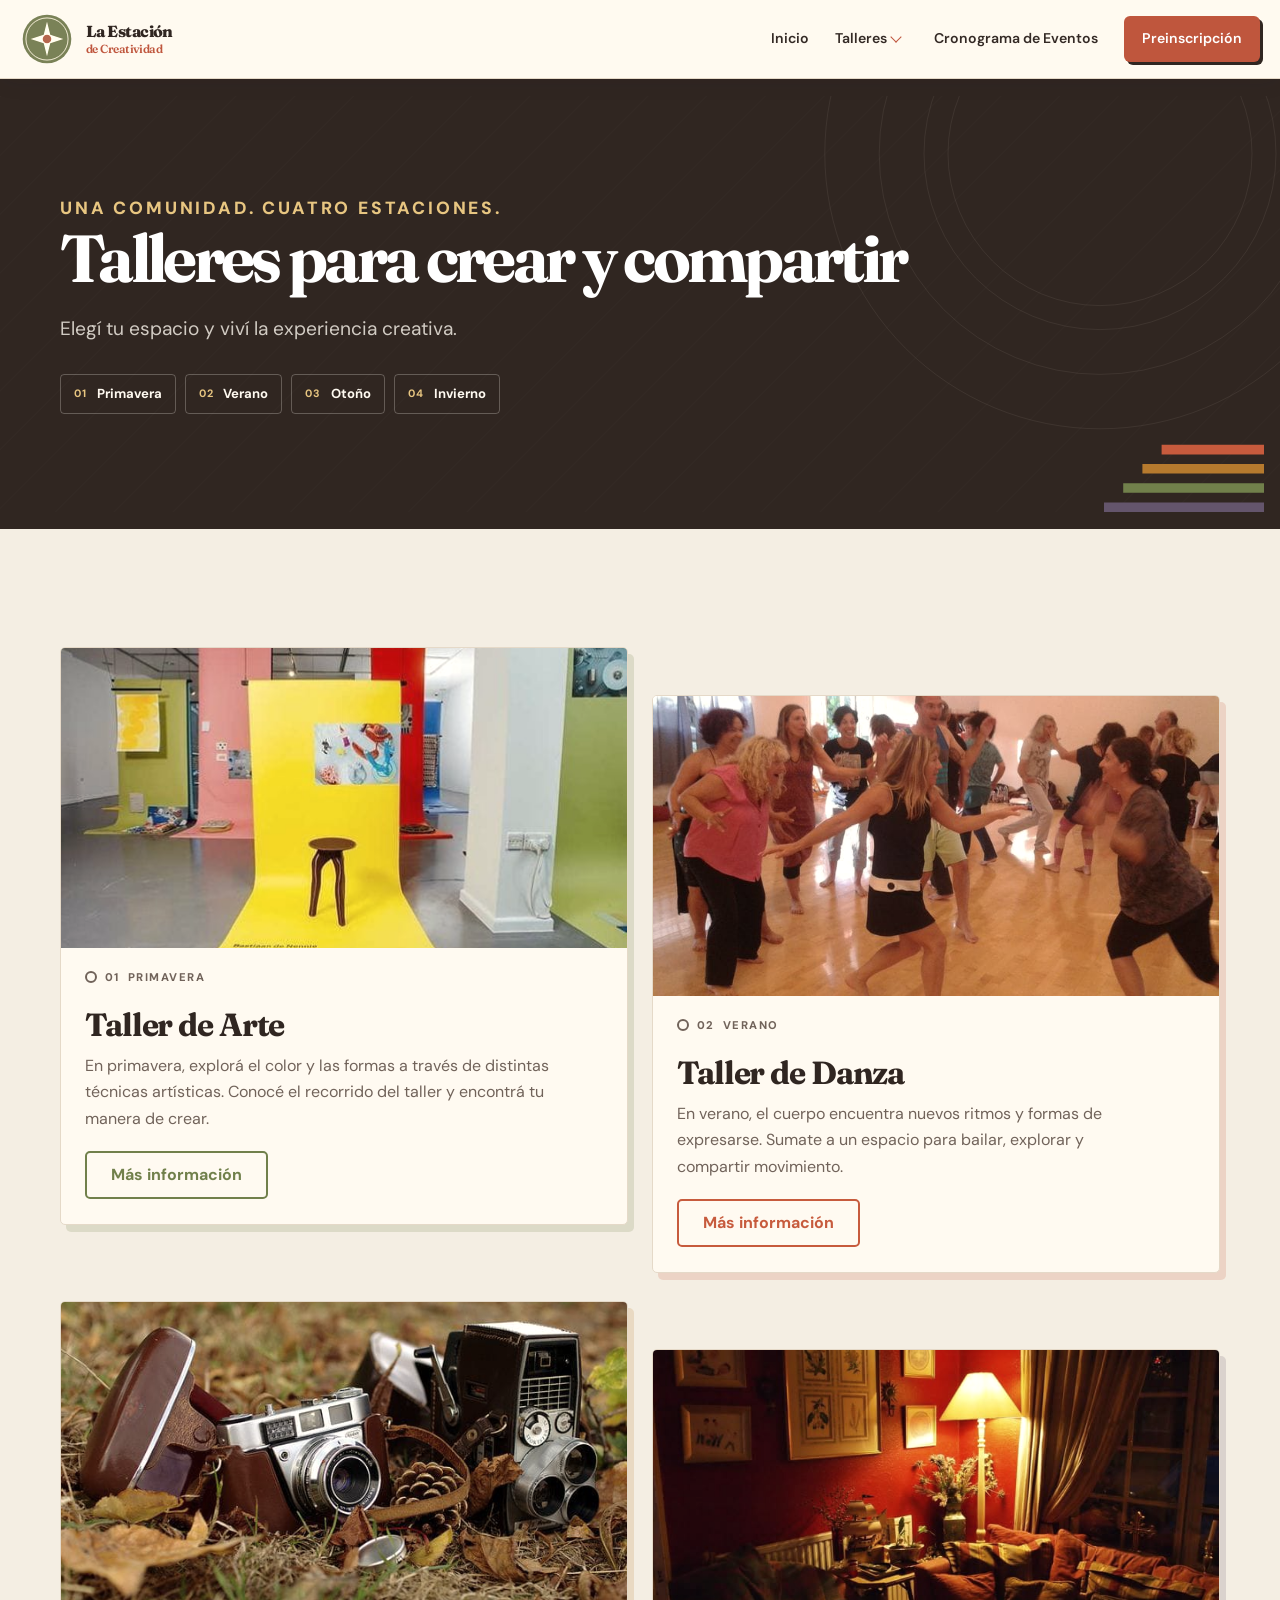
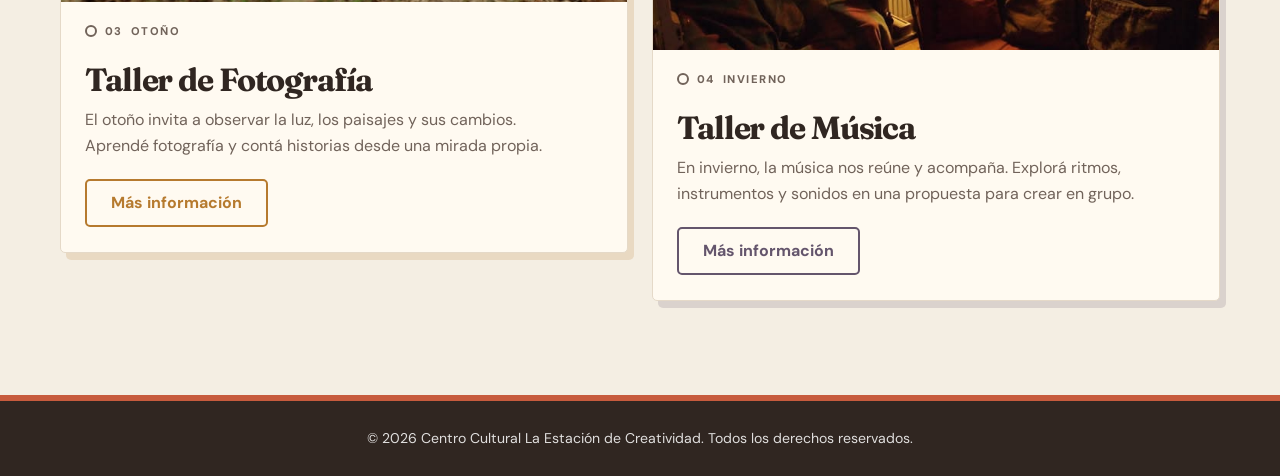
<file: Olimpiadas/WorkspaceCentro/HTML/talleres.html>
<!DOCTYPE html>
<html lang="es">
<head>
    <!-- INICIO: Metadatos, tipografías y estilos del sitio -->
    <meta charset="UTF-8">
    <meta name="viewport" content="width=device-width, initial-scale=1.0">
    <meta name="description" content="Explorá los talleres de arte, danza, fotografía y música del Centro Cultural.">
    <title>Talleres | Centro Cultural La Estación de Creatividad</title>
    <link rel="preconnect" href="https://fonts.googleapis.com">
    <link rel="preconnect" href="https://fonts.gstatic.com" crossorigin>
    <link rel="stylesheet" href="../CSS/styles.css">
    <script src="../JS/interactividad.js" defer></script>
    <!-- FIN: Metadatos, tipografías y estilos del sitio -->
</head>
<body>
    <!-- INICIO: Encabezado y navegación compartida -->
    <header class="encabezado">
        <nav class="barra-navegacion" aria-label="Navegación principal">
            <a class="marca" href="index.html" aria-label="Centro Cultural, ir al inicio">
                <img src="../CSS/recursos/emblema-centro-cultural-estacion-creatividad.svg" alt="Emblema del Centro Cultural La Estación de Creatividad">
                <span class="marca-texto">La Estación <span>de Creatividad</span></span>
            </a>
            <button class="boton-menu" type="button" data-boton-menu aria-controls="menu-principal" aria-expanded="false" aria-label="Abrir menú">Menú</button>
            <ul class="lista-navegacion" id="menu-principal" data-menu-principal>
                <li><a class="enlace-navegacion" href="index.html">Inicio</a></li>
                <li class="elemento-desplegable">
                    <a class="enlace-navegacion" href="talleres.html">Talleres</a>
                    <button class="control-submenu" type="button" data-alternar-submenu aria-controls="submenu-talleres" aria-expanded="false" aria-label="Mostrar talleres"></button>
                    <ul class="submenu" id="submenu-talleres">
                        <li><a href="arte.html">Arte</a></li>
                        <li><a href="danza.html">Danza</a></li>
                        <li><a href="foto.html">Fotografía</a></li>
                        <li><a href="musica.html">Música</a></li>
                    </ul>
                </li>
                <li><a class="enlace-navegacion" href="cronograma.html">Cronograma de Eventos</a></li>
                <li><a class="enlace-navegacion enlace-preinscripcion" href="preinscripcion.html">Preinscripción</a></li>
            </ul>
        </nav>
    </header>
    <!-- FIN: Encabezado y navegación compartida -->

    <main>
        <!-- INICIO: Presentación del catálogo de talleres -->
        <section class="banner-seccion">
            <div class="contenedor">
                <p class="etiqueta-taller">Una comunidad. Cuatro estaciones.</p>
                <h1>Talleres para crear y compartir</h1>
                <p>Elegí tu espacio y viví la experiencia creativa.</p>
                <nav class="navegacion-estaciones" aria-label="Ir a un taller">
                    <a href="#taller-arte"><span>01</span> Primavera</a>
                    <a href="#taller-danza"><span>02</span> Verano</a>
                    <a href="#taller-fotografia"><span>03</span> Otoño</a>
                    <a href="#taller-musica"><span>04</span> Invierno</a>
                </nav>
            </div>
        </section>
        <!-- FIN: Presentación del catálogo de talleres -->

        <!-- INICIO: Tarjetas de talleres disponibles -->
        <section class="seccion-contenido contenedor" aria-label="Talleres disponibles">
            <div class="cuadricula-talleres">
                <article class="tarjeta-taller estacion-primavera" id="taller-arte">
                    <img src="../CSS/recursos/montaje-obra-artistica.jpeg" alt="Montaje de una obra artística">
                    <div class="contenido-tarjeta">
                        <p class="sello-estacion">01 <span>Primavera</span></p>
                        <h2>Taller de Arte</h2>
                        <p>En primavera, explorá el color y las formas a través de distintas técnicas artísticas. Conocé el recorrido del taller y encontrá tu manera de crear.</p>
                        <a class="boton boton-secundario" href="arte.html">Más información</a>
                    </div>
                </article>
                <article class="tarjeta-taller estacion-verano" id="taller-danza">
                    <img src="../CSS/recursos/taller-danza-grupo.jpeg" alt="Taller de danza en grupo">
                    <div class="contenido-tarjeta">
                        <p class="sello-estacion">02 <span>Verano</span></p>
                        <h2>Taller de Danza</h2>
                        <p>En verano, el cuerpo encuentra nuevos ritmos y formas de expresarse. Sumate a un espacio para bailar, explorar y compartir movimiento.</p>
                        <a class="boton boton-secundario" href="danza.html">Más información</a>
                    </div>
                </article>
                <article class="tarjeta-taller estacion-otono" id="taller-fotografia">
                    <img src="../CSS/recursos/coleccion-camaras-fotograficas-antiguas.jpeg" alt="Colección de cámaras fotográficas antiguas">
                    <div class="contenido-tarjeta">
                        <p class="sello-estacion">03 <span>Otoño</span></p>
                        <h2>Taller de Fotografía</h2>
                        <p>El otoño invita a observar la luz, los paisajes y sus cambios. Aprendé fotografía y contá historias desde una mirada propia.</p>
                        <a class="boton boton-secundario" href="foto.html">Más información</a>
                    </div>
                </article>
                <article class="tarjeta-taller estacion-invierno" id="taller-musica">
                    <img src="../CSS/recursos/piano-sala-calida.jpeg" alt="Piano en una sala de ambiente cálido">
                    <div class="contenido-tarjeta">
                        <p class="sello-estacion">04 <span>Invierno</span></p>
                        <h2>Taller de Música</h2>
                        <p>En invierno, la música nos reúne y acompaña. Explorá ritmos, instrumentos y sonidos en una propuesta para crear en grupo.</p>
                        <a class="boton boton-secundario" href="musica.html">Más información</a>
                    </div>
                </article>
            </div>
        </section>
        <!-- FIN: Tarjetas de talleres disponibles -->
    </main>

    <!-- INICIO: Aviso legal y pie de página -->
    <footer class="pie-pagina">
        <p>&copy; 2026 Centro Cultural La Estación de Creatividad. Todos los derechos reservados.</p>
    </footer>
    <!-- FIN: Aviso legal y pie de página -->
</body>
</html>
</file>
<file: Olimpiadas/WorkspaceCentro/CSS/styles.css>
/* === TIPOGRAFÍAS Y VARIABLES GLOBALES === */
@import url('https://fonts.googleapis.com/css2?family=DM+Sans:wght@400;500;600;700;800&family=Fraunces:opsz,wght@9..144,500;9..144,600;9..144,700&display=swap');

:root {
    --color-primario: #bf563d;
    --color-fondo: #f4eee3;
    --color-superficie: #fffaf1;
    --color-texto: #342a25;
    --color-texto-suave: #71635a;
    --color-oscuro: #302621;
    --color-borde: #e5d9c8;
    --color-primavera: #71804b;
    --color-verano: #c75b3d;
    --color-otono: #b67a2e;
    --color-invierno: #64556c;
    --color-papel: #fffaf1;
    --fuente-titulos: 'Fraunces', Georgia, serif;
    --fuente-cuerpo: 'DM Sans', sans-serif;
    --ancho-contenido: 1160px;
    --sombra-tarjeta: 0 14px 40px rgb(33 31 57 / 10%);
}

/* === TEMAS DE COLOR PARA CADA TALLER === */
.taller-arte { --color-primario: var(--color-primavera); }
.taller-danza { --color-primario: var(--color-verano); }
.taller-foto { --color-primario: var(--color-otono); }
.taller-musica { --color-primario: var(--color-invierno); }

/* === BASE, TIPOGRAFÍA Y ELEMENTOS COMUNES === */
* { box-sizing: border-box; }
html { scroll-behavior: smooth; }
body {
    margin: 0;
    background: var(--color-fondo);
    color: var(--color-texto);
    font-family: var(--fuente-cuerpo);
    line-height: 1.65;
}
body, button, a { -webkit-tap-highlight-color: transparent; }
img { display: block; max-width: 100%; }
a { color: inherit; text-decoration: none; }
button { color: inherit; font: inherit; }
h1, h2, h3, h4 { margin-top: 0; color: var(--color-oscuro); font-family: var(--fuente-titulos); line-height: 1.2; }
p { margin-top: 0; }
.contenedor { width: min(var(--ancho-contenido), calc(100% - 40px)); margin-inline: auto; }
.boton {
    display: inline-flex;
    align-items: center;
    justify-content: center;
    min-height: 48px;
    padding: 12px 24px;
    border: 2px solid var(--color-primario);
    border-radius: 999px;
    background: var(--color-primario);
    color: #fff;
    font-weight: 700;
    line-height: 1.2;
    transition: background-color .2s ease, color .2s ease, transform .2s ease;
}
.boton:hover, .boton:focus-visible { transform: translateY(-2px); background: transparent; color: var(--color-primario); }
.boton-deshabilitado { border-color: #766f69; background: #766f69; color: #fff; }
.boton-deshabilitado:hover, .boton-deshabilitado:focus-visible { transform: none; background: #625c57; color: #fff; }
.boton-secundario { background: transparent; color: var(--color-primario); }
.boton-secundario:hover, .boton-secundario:focus-visible { background: var(--color-primario); color: #fff; }
a:focus-visible, button:focus-visible, summary:focus-visible { outline: 3px solid #f5bd42; outline-offset: 3px; }

/* === ENCABEZADO Y NAVEGACIÓN COMPARTIDA === */
.encabezado {
    position: sticky;
    z-index: 1000;
    top: 0;
    border-bottom: 1px solid rgb(230 228 239 / 85%);
    background: rgb(255 255 255 / 97%);
    box-shadow: 0 5px 20px rgb(33 31 57 / 6%);
}
.barra-navegacion {
    display: flex;
    width: min(1280px, calc(100% - 40px));
    min-height: 78px;
    align-items: center;
    justify-content: space-between;
    gap: 22px;
    margin-inline: auto;
}
.marca { display: inline-flex; align-items: center; gap: 12px; flex-shrink: 0; }
.marca img { width: 54px; height: 54px; object-fit: contain; }
.marca-texto { color: var(--color-oscuro); font-family: var(--fuente-titulos); font-size: .91rem; font-weight: 800; line-height: 1.2; }
.marca-texto span { display: block; color: var(--color-primario); font-size: .73rem; font-weight: 600; }
.boton-menu {
    display: none;
    width: 46px;
    height: 44px;
    align-items: center;
    justify-content: center;
    border: 1px solid var(--color-borde);
    border-radius: 10px;
    background: #fff;
    color: var(--color-oscuro);
    cursor: pointer;
    font-size: 1.45rem;
}
.lista-navegacion { display: flex; align-items: center; gap: clamp(14px, 2vw, 30px); margin: 0; padding: 0; list-style: none; }
.lista-navegacion > li { position: relative; }
.enlace-navegacion {
    display: inline-flex;
    min-height: 46px;
    align-items: center;
    gap: 5px;
    color: var(--color-texto);
    font-size: .92rem;
    font-weight: 600;
    transition: color .2s ease;
}
.enlace-navegacion:hover, .enlace-navegacion:focus-visible { color: var(--color-primario); }
.enlace-preinscripcion { padding-inline: 18px; border-radius: 999px; background: var(--color-primario); color: #fff; }
.enlace-preinscripcion:hover, .enlace-preinscripcion:focus-visible { background: var(--color-oscuro); color: #fff; }
.control-submenu { width: 32px; height: 32px; border: 0; background: transparent; color: var(--color-primario); cursor: pointer; }
.submenu {
    position: absolute;
    z-index: 1010;
    top: calc(100% - 2px);
    left: -14px;
    display: grid;
    min-width: 230px;
    gap: 3px;
    margin: 0;
    padding: 9px;
    border: 1px solid var(--color-borde);
    border-radius: 12px;
    background: #fff;
    box-shadow: var(--sombra-tarjeta);
    list-style: none;
    opacity: 0;
    pointer-events: none;
    transform: translateY(8px);
    transition: opacity .18s ease, transform .18s ease;
}
.elemento-desplegable.desplegable-abierto > .submenu { opacity: 1; pointer-events: auto; transform: translateY(0); }
.submenu a { display: block; padding: 10px 12px; border-radius: 8px; font-size: .9rem; }
.submenu a:hover, .submenu a:focus-visible { background: color-mix(in srgb, var(--color-primario) 10%, white); color: var(--color-primario); }

/* === SLIDERS AUTOMÁTICOS Y BANNERS === */
.seccion-deslizador { position: relative; overflow: hidden; background: var(--color-oscuro); }
.deslizador {
    position: relative;
    min-height: clamp(430px, 58vw, 660px);
    overflow: hidden;
}
.diapositiva {
    position: absolute;
    inset: 0;
    display: grid;
    align-items: end;
    margin: 0;
    opacity: 0;
    pointer-events: none;
    transition: opacity .9s ease;
}
.diapositiva.activa { opacity: 1; pointer-events: auto; }
.diapositiva > img { position: absolute; inset: 0; width: 100%; height: 100%; object-fit: cover; }
.diapositiva::after {
    position: absolute;
    inset: 0;
    background: linear-gradient(90deg, rgb(22 20 43 / 82%), rgb(22 20 43 / 15%)), linear-gradient(0deg, rgb(22 20 43 / 45%), transparent 60%);
    content: "";
}
.contenido-diapositiva { position: relative; z-index: 1; width: min(var(--ancho-contenido), calc(100% - 40px)); margin: 0 auto; padding: 80px 0 95px; color: #fff; }
.contenido-diapositiva h1, .contenido-diapositiva h2 { max-width: 760px; margin-bottom: 18px; color: #fff; font-size: clamp(2.35rem, 5.5vw, 4.8rem); }
.contenido-diapositiva p { max-width: 610px; margin-bottom: 24px; color: rgb(255 255 255 / 90%); font-size: clamp(1rem, 1.8vw, 1.2rem); }
.contenido-diapositiva .boton { --color-primario: #fff; background: #fff; color: var(--color-oscuro); border-color: #fff; }
.contenido-diapositiva .boton:hover, .contenido-diapositiva .boton:focus-visible { background: transparent; color: #fff; }
.controles-deslizador { position: absolute; z-index: 2; right: max(20px, calc((100% - var(--ancho-contenido)) / 2)); bottom: 27px; display: flex; gap: 10px; }
.control-diapositiva { width: 44px; height: 44px; border: 1px solid rgb(255 255 255 / 65%); border-radius: 50%; background: rgb(24 22 44 / 45%); color: #fff; cursor: pointer; font-size: 1.2rem; }
.control-diapositiva:hover { background: var(--color-primario); border-color: var(--color-primario); }
.banner-seccion { padding: 76px 0; background: linear-gradient(120deg, var(--color-oscuro), color-mix(in srgb, var(--color-primario) 52%, var(--color-oscuro))); color: #fff; }
.banner-seccion h1 { margin-bottom: 12px; color: #fff; font-size: clamp(2.2rem, 5vw, 3.8rem); }
.banner-seccion p { max-width: 660px; margin-bottom: 0; color: rgb(255 255 255 / 88%); font-size: 1.1rem; }

/* === CONTENIDO DE INICIO E HISTORIA === */
.seccion-contenido { padding-block: clamp(54px, 8vw, 94px); }
.encabezado-seccion { max-width: 760px; margin: 0 auto 42px; text-align: center; }
.encabezado-seccion h2 { margin-bottom: 12px; font-size: clamp(1.9rem, 4vw, 3rem); }
.texto-galeria { color: var(--color-texto-suave); }
.fila-historia { display: flex; align-items: center; gap: clamp(28px, 6vw, 76px); margin-block: 48px; }
.fila-historia.alternada { flex-direction: row-reverse; }
.fila-historia img { width: 48%; min-height: 280px; max-height: 400px; flex: 1; border-radius: 22px; object-fit: cover; box-shadow: var(--sombra-tarjeta); }
.texto-historia { flex: 1; }
.texto-historia h3 { margin-bottom: 14px; color: var(--color-primario); font-size: 1.5rem; }
.texto-historia p { margin-bottom: 0; color: var(--color-texto-suave); }

/* === CATÁLOGO DE TALLERES === */
.cuadricula-talleres { display: grid; grid-template-columns: repeat(2, minmax(0, 1fr)); gap: 26px; }
.tarjeta-taller { overflow: hidden; border: 1px solid var(--color-borde); border-radius: 18px; background: var(--color-superficie); box-shadow: 0 8px 25px rgb(33 31 57 / 6%); }
.tarjeta-taller img { width: 100%; height: 240px; object-fit: cover; }
.contenido-tarjeta { padding: 24px; }
.contenido-tarjeta h2 { margin-bottom: 10px; font-size: 1.45rem; }
.contenido-tarjeta p { margin-bottom: 20px; color: var(--color-texto-suave); }
.tarjeta-taller:hover img { filter: saturate(1.08); }

/* === PÁGINAS DE DETALLE Y TARJETA INFORMATIVA === */
.portada-taller { display: grid; grid-template-columns: 1.08fr .92fr; align-items: center; gap: 42px; padding-block: 58px; }
.portada-taller h1 { margin-bottom: 10px; color: var(--color-primario); font-size: clamp(2.4rem, 5vw, 4.2rem); }
.portada-taller h2 { margin-bottom: 14px; font-size: clamp(1.2rem, 2vw, 1.55rem); }
.portada-taller p { max-width: 560px; color: var(--color-texto-suave); }
.etiqueta-taller { margin-bottom: 9px; color: var(--color-primario); font-size: .8rem; font-weight: 800; letter-spacing: .16em; text-transform: uppercase; }
.imagen-portada-taller { position: relative; min-height: 340px; overflow: hidden; border-radius: 24px 90px 24px 24px; background: var(--color-primario); }
.imagen-portada-taller img { width: 100%; height: 100%; min-height: 340px; object-fit: cover; }
.imagen-portada-taller::after { position: absolute; inset: 0; background: linear-gradient(135deg, color-mix(in srgb, var(--color-primario) 40%, transparent), transparent 70%); content: ""; }
.distribucion-taller { display: grid; grid-template-columns: minmax(0, 1fr) minmax(260px, 340px); align-items: start; gap: 42px; padding-block: 25px 70px; }
.contenido-principal-taller > section { margin-bottom: 38px; }
.contenido-principal-taller h2 { display: inline-block; margin-bottom: 14px; padding-top: 12px; border-top: 4px solid var(--color-primario); font-size: 1.65rem; }
.contenido-principal-taller p { color: var(--color-texto-suave); }
.tarjeta-informacion { position: sticky; top: 100px; padding: 28px; border: 1px solid var(--color-borde); border-radius: 18px; background: #fff; box-shadow: var(--sombra-tarjeta); }
.tarjeta-informacion h2 { margin-bottom: 18px; font-size: 1.35rem; }
.tarjeta-informacion dl { margin: 0 0 20px; }
.tarjeta-informacion dt { margin-top: 14px; color: var(--color-texto); font-weight: 700; }
.tarjeta-informacion dd { margin: 2px 0 0; color: var(--color-texto-suave); }
.aviso-cupos { margin-bottom: 20px; padding: 12px 14px; border-radius: 10px; background: color-mix(in srgb, var(--color-primario) 10%, white); color: var(--color-primario); font-weight: 700; text-align: center; }
.aviso-cupos.cupos-agotados { background: #fff0e3; color: #8a3b20; }
.tarjeta-informacion .boton { width: 100%; }

/* === GALERÍA DESLIZABLE Y CAPA LIGHTBOX === */
.galeria-deslizable { display: grid; grid-auto-columns: minmax(210px, 1fr); grid-auto-flow: column; gap: 16px; overflow-x: auto; padding: 5px 3px 16px; scroll-snap-type: x mandatory; }
.miniatura-galeria { position: relative; height: 190px; overflow: hidden; padding: 0; border: 0; border-radius: 14px; background: var(--color-primario); cursor: zoom-in; scroll-snap-align: start; }
.miniatura-galeria img { width: 100%; height: 100%; object-fit: cover; transition: transform .25s ease; }
.miniatura-galeria::after { position: absolute; inset: 0; background: var(--color-primario); content: ""; opacity: 0; transition: opacity .25s ease; }
.miniatura-galeria:hover::after, .miniatura-galeria:focus-visible::after { opacity: .25; }
.miniatura-galeria:hover img { transform: scale(1.04); }
.modal-galeria { position: fixed; z-index: 1200; inset: 0; display: grid; grid-template-columns: 60px minmax(0, 1fr) 60px; grid-template-rows: 60px minmax(0, 1fr) 54px; align-items: center; justify-items: center; gap: 12px; padding: 16px; background: rgb(10 9 18 / 94%); color: #fff; }
.modal-galeria[hidden] { display: none; }
.imagen-modal { grid-column: 2; grid-row: 2; max-width: min(100%, 1200px); max-height: calc(100vh - 150px); object-fit: contain; }
.texto-modal { grid-column: 2; grid-row: 3; align-self: start; color: #fff; text-align: center; }
.boton-cerrar-modal { grid-column: 3; grid-row: 1; justify-self: end; }
.boton-anterior-modal { grid-column: 1; grid-row: 2; }
.boton-siguiente-modal { grid-column: 3; grid-row: 2; }
.control-modal { width: 48px; height: 48px; border: 1px solid rgb(255 255 255 / 55%); border-radius: 50%; background: rgb(255 255 255 / 10%); color: #fff; cursor: pointer; font-size: 1.4rem; }
.control-modal:hover { background: var(--color-primario); border-color: var(--color-primario); }

/* === PIE DE PÁGINA === */
.pie-pagina { padding: 26px 20px; background: var(--color-oscuro); color: #fff; text-align: center; }
.pie-pagina p { margin: 0; color: rgb(255 255 255 / 85%); font-size: .88rem; }

/* === COMPATIBILIDAD CON CRONOGRAMA Y FORMULARIOS EXISTENTES === */
.semana { display: grid; grid-template-columns: repeat(4, minmax(0, 1fr)); gap: 20px; padding: 40px 8%; }
.dia { overflow: hidden; border-radius: 12px; background: #fff; box-shadow: 0 2px 12px rgb(0 0 0 / 7%); }
.dia h2 { padding: 14px 18px; background: var(--color-primario); color: #fff; font-size: 1.2rem; }
.dia ul { padding: 14px 18px; }
.dia li { padding: 10px 0; border-bottom: 1px solid #eee; font-size: .9rem; }
.dia li:last-child { border: 0; }
.dia li b { display: block; color: var(--color-oscuro); }
.frase { margin: 0 8% 40px; padding: 18px; border-radius: 12px; background: color-mix(in srgb, var(--color-primario) 10%, var(--color-papel)); font-style: italic; text-align: center; }
.inscripcion { display: flex; gap: 30px; padding: 40px 8%; }
.inscripcion form { flex: 3; padding: 26px; border: 1px solid var(--color-borde); border-radius: 14px; background: var(--color-superficie); box-shadow: 0 2px 12px rgb(63 43 29 / 7%); }
.fila { display: flex; gap: 16px; }
.campo { flex: 1; margin-bottom: 16px; }
.campo label { display: block; margin-bottom: 5px; color: var(--color-oscuro); font-size: .85rem; font-weight: 700; }
.campo input, .campo select, .campo textarea { width: 100%; padding: 10px 12px; border: 1px solid #cfd3e6; border-radius: 8px; font: inherit; font-size: .9rem; }
.campo textarea { min-height: 90px; resize: vertical; }
.error { display: block; min-height: 1em; color: #c0392b; font-size: .78rem; }
.botones { display: flex; gap: 14px; }
.contacto { flex: 1; align-self: flex-start; padding: 26px; border-radius: 14px; background: color-mix(in srgb, var(--color-primario) 10%, var(--color-papel)); }
.contacto h2 { margin-bottom: 10px; font-size: 1.2rem; }
.contacto p { margin-bottom: 10px; font-size: .92rem; }

/* === COMPATIBILIDAD VISUAL CON LA PÁGINA FOTOGRAFIA.HTML EXISTENTE === */
.volver { display: inline-block; margin: 24px 8% 0; color: var(--color-primario); font-weight: 700; }
#portada { display: flex; align-items: center; gap: 30px; padding: 50px 8%; background: color-mix(in srgb, var(--color-primario) 10%, var(--color-papel)); }
#portada > div { flex: 1; }
.etiqueta { color: var(--color-primario); font-weight: 700; letter-spacing: 2px; text-transform: uppercase; }
#portada h1 { font-size: 4rem; line-height: 1.1; }
#portada h2 { margin: 10px 0 14px; font-size: 1.3rem; }
#portada p { max-width: 420px; margin-bottom: 22px; }
.foto-grande { display: flex; min-height: 270px; flex: 1; align-items: center; justify-content: center; border-radius: 200px 0 0 40px; background: var(--color-primario); font-size: 8rem; }
.contenido { display: flex; gap: 40px; padding: 40px 8%; }
.principal { flex: 3; }
.principal h2 { display: inline-block; margin-bottom: 18px; padding-top: 12px; border-top: 4px solid var(--color-primario); }
.tarjetas { display: grid; grid-template-columns: repeat(4, 1fr); gap: 16px; }
.contenido article { padding: 18px; border-radius: 12px; background: color-mix(in srgb, var(--color-primario) 10%, var(--color-papel)); }
.contenido article h3 { margin-bottom: 4px; font-size: 1rem; }
.contenido article p { font-size: .85rem; }
#info { flex: 1; align-self: flex-start; padding: 28px; border-radius: 16px; background: color-mix(in srgb, var(--color-primario) 10%, var(--color-papel)); }
#info dt { margin-top: 12px; color: var(--color-oscuro); font-weight: 700; }
#info dd { font-size: .9rem; }
#info h3 { margin-top: 22px; padding-top: 18px; border-top: 1px solid var(--color-borde); font-size: 1rem; }
#info p { margin: 6px 0 18px; font-size: .9rem; }
#portada a, #info a { display: block; padding: 11px 24px; border-radius: 30px; background: var(--color-primario); color: #fff; font-size: .9rem; font-weight: 700; text-align: center; }
.programa { display: grid; grid-template-columns: repeat(2, 1fr); gap: 14px; }
.programa div { padding: 14px 16px; border-left: 4px solid var(--color-primario); border-radius: 0 10px 10px 0; background: var(--color-superficie); box-shadow: 0 2px 10px rgb(63 43 29 / 7%); }
.programa b { color: var(--color-primario); font-size: .8rem; letter-spacing: 1px; text-transform: uppercase; }
.galeria { display: grid; grid-template-columns: repeat(4, 1fr); gap: 14px; }
.galeria figure { display: flex; height: 130px; align-items: center; justify-content: center; border-radius: 10px; background: linear-gradient(135deg, var(--color-primario), var(--color-oscuro)); font-size: 2.4rem; opacity: .9; }
details { margin-bottom: 10px; padding: 14px 18px; border-radius: 10px; background: color-mix(in srgb, var(--color-primario) 10%, var(--color-papel)); }
summary { color: var(--color-oscuro); cursor: pointer; font-weight: 700; }
details p { margin-top: 8px; font-size: .9rem; }
.cupos { margin-bottom: 18px; padding: 12px; border-radius: 10px; background: var(--color-primario); color: #fff; font-weight: 700; text-align: center; }

/* === ADAPTACIÓN A TABLETAS Y TELÉFONOS === */
@media (max-width: 900px) {
    .barra-navegacion { position: relative; min-height: 72px; }
    .boton-menu { display: inline-flex; }
    .lista-navegacion {
        position: absolute;
        z-index: 1005;
        top: calc(100% + 1px);
        right: -20px;
        left: -20px;
        display: none;
        align-items: stretch;
        gap: 0;
        padding: 12px 20px 20px;
        border-top: 1px solid var(--color-borde);
        background: #fff;
        box-shadow: 0 14px 20px rgb(33 31 57 / 10%);
    }
    .lista-navegacion.menu-abierto { display: grid; }
    .lista-navegacion > li { display: flex; flex-wrap: wrap; align-items: center; }
    .lista-navegacion > li > .enlace-navegacion { flex: 1; }
    .lista-navegacion .enlace-preinscripcion { justify-content: center; margin-top: 8px; }
    .control-submenu { flex: 0 0 42px; }
    .submenu { position: static; display: none; width: 100%; min-width: 0; padding: 0 0 8px 14px; border: 0; border-radius: 0; box-shadow: none; opacity: 1; pointer-events: auto; transform: none; }
    .elemento-desplegable.desplegable-abierto > .submenu { display: grid; }
    .distribucion-taller { grid-template-columns: minmax(0, 1fr) 280px; gap: 24px; }
    .semana { grid-template-columns: repeat(2, minmax(0, 1fr)); }
    #portada h1 { font-size: 2.8rem; }
    .tarjetas { grid-template-columns: repeat(2, 1fr); }
    .galeria { grid-template-columns: repeat(2, 1fr); }
}
@media (max-width: 680px) {
    .contenedor { width: min(var(--ancho-contenido), calc(100% - 32px)); }
    .marca img { width: 46px; height: 46px; }
    .marca-texto { font-size: .8rem; }
    .deslizador { min-height: 510px; }
    .contenido-diapositiva { width: calc(100% - 36px); padding: 60px 0 100px; }
    .contenido-diapositiva h1, .contenido-diapositiva h2 { font-size: clamp(2.2rem, 10vw, 3.4rem); }
    .controles-deslizador { right: 18px; bottom: 20px; }
    .banner-seccion { padding: 56px 0; }
    .seccion-contenido { padding-block: 54px; }
    .fila-historia, .fila-historia.alternada { flex-direction: column; align-items: stretch; gap: 20px; margin-block: 34px; }
    .fila-historia img { width: 100%; min-height: 220px; max-height: 300px; flex: initial; }
    .cuadricula-talleres { grid-template-columns: 1fr; gap: 18px; }
    .tarjeta-taller img { height: 220px; }
    .portada-taller { grid-template-columns: 1fr; gap: 25px; padding-block: 42px; }
    .imagen-portada-taller, .imagen-portada-taller img { min-height: 250px; }
    .distribucion-taller { grid-template-columns: 1fr; padding-block: 10px 55px; }
    .tarjeta-informacion { position: static; }
    .galeria-deslizable { grid-auto-columns: minmax(230px, 78vw); }
    .modal-galeria { grid-template-columns: 44px minmax(0, 1fr) 44px; gap: 6px; padding: 10px; }
    .control-modal { width: 40px; height: 40px; }
    .semana { grid-template-columns: 1fr; padding-inline: 16px; }
    .inscripcion, .fila, #portada, .contenido { flex-direction: column; }
    .inscripcion { padding: 28px 16px; }
    #portada { padding: 40px 20px; }
    .foto-grande { width: 100%; border-radius: 30px; }
    .contenido { padding: 30px 20px; }
    #info { align-self: stretch; }
}
@media (max-width: 420px) {
    .marca { gap: 7px; }
    .marca-texto { max-width: 160px; font-size: .72rem; }
    .boton-menu { width: 42px; }
    .contenido-tarjeta { padding: 19px; }
    .contenido-tarjeta .boton { width: 100%; }
    .modal-galeria { grid-template-columns: 38px minmax(0, 1fr) 38px; }
    .control-modal { width: 36px; height: 36px; }
}
@media (prefers-reduced-motion: reduce) {
    *, *::before, *::after { scroll-behavior: auto !important; transition-duration: .01ms !important; animation-duration: .01ms !important; }
}

/* === IDENTIDAD VISUAL: PAPEL, TINTA Y CARTELERÍA CULTURAL === */
body { background-color: var(--color-fondo); }
.encabezado { border-bottom-color: var(--color-borde); background: rgb(255 250 241 / 97%); }
.marca img { filter: sepia(.2) saturate(.88); }
.marca-texto { font-size: 1rem; letter-spacing: -.035em; }
.enlace-navegacion { font-size: .88rem; }
.enlace-preinscripcion { border-radius: 6px; box-shadow: 3px 3px 0 var(--color-oscuro); }

/* === BANNER: UN AFICHE DE BARRIO EN VEZ DE UN BLOQUE LISO === */
.banner-seccion {
    position: relative;
    display: flex;
    min-height: 450px;
    align-items: center;
    overflow: hidden;
    padding: 64px 0;
    background-color: var(--color-oscuro);
    background-image: url("recursos/banner-estatico.svg");
    background-position: center;
    background-size: contain;
    background-repeat: no-repeat;
    color: var(--color-papel);
    isolation: isolate;
}
.banner-seccion::before {
    content: none;
}
.banner-seccion::after {
    content: none;
}
.banner-seccion .contenedor { position: relative; }
.banner-seccion .etiqueta-taller { color: #e8c681; }
.banner-seccion h1 { max-width: 1120px; margin-bottom: 18px; font-size: clamp(3rem, 5.2vw, 4.8rem); letter-spacing: -.055em; line-height: 1.08; }
.banner-seccion > .contenedor > p:not(.etiqueta-taller) { max-width: 600px; color: rgb(255 250 241 / 78%); font-size: clamp(1rem, 1.8vw, 1.2rem); }
.navegacion-estaciones { display: flex; flex-wrap: wrap; gap: 9px; margin-top: 30px; }
.navegacion-estaciones a {
    display: inline-flex;
    min-height: 40px;
    align-items: center;
    gap: 10px;
    padding: 7px 13px;
    border: 1px solid rgb(255 250 241 / 25%);
    border-radius: 4px;
    color: var(--color-papel);
    font-size: .82rem;
    font-weight: 700;
    transition: background-color .2s ease, border-color .2s ease, transform .2s ease;
}
.navegacion-estaciones a span { color: #e8c681; font-size: .67rem; letter-spacing: .08em; }
.navegacion-estaciones a:hover { transform: translateY(-2px); border-color: var(--color-verano); background: rgb(255 250 241 / 9%); }
.navegacion-estaciones a:nth-child(1):hover { border-color: var(--color-primavera); }
.navegacion-estaciones a:nth-child(2):hover { border-color: var(--color-verano); }
.navegacion-estaciones a:nth-child(3):hover { border-color: var(--color-otono); }
.navegacion-estaciones a:nth-child(4):hover { border-color: #b7a4bf; }

/* === TARJETAS EDITORIALES: IMÁGENES, SELLOS Y ESTACIONES === */
.cuadricula-talleres { align-items: start; gap: 28px 24px; padding-top: 24px; }
.tarjeta-taller {
    position: relative;
    overflow: hidden;
    border: 1px solid var(--color-borde);
    border-radius: 5px;
    background: var(--color-superficie);
    box-shadow: 6px 7px 0 color-mix(in srgb, var(--color-tinta-estacion, var(--color-primario)) 18%, transparent);
    transition: transform .25s ease, box-shadow .25s ease;
}
.tarjeta-taller:nth-child(even) { margin-top: 48px; }
.tarjeta-taller:hover { transform: translateY(-6px) rotate(-.35deg); box-shadow: 9px 12px 0 color-mix(in srgb, var(--color-tinta-estacion, var(--color-primario)) 23%, transparent); }
.tarjeta-taller.estacion-primavera { --color-tinta-estacion: var(--color-primavera); }
.tarjeta-taller.estacion-verano { --color-tinta-estacion: var(--color-verano); }
.tarjeta-taller.estacion-otono { --color-tinta-estacion: var(--color-otono); }
.tarjeta-taller.estacion-invierno { --color-tinta-estacion: var(--color-invierno); }
.tarjeta-taller img { height: clamp(210px, 27vw, 300px); filter: saturate(.88) sepia(.08); transition: filter .25s ease, transform .45s ease; }
.tarjeta-taller:hover img { transform: scale(1.035); filter: saturate(1.08); }
.contenido-tarjeta { padding: 20px 24px 25px; }
.sello-estacion { display: flex; align-items: center; gap: 8px; margin-bottom: 11px; color: var(--color-tinta-estacion); font-size: .7rem; font-weight: 800; letter-spacing: .13em; text-transform: uppercase; }
.sello-estacion::before { width: 8px; height: 8px; border: 2px solid currentColor; border-radius: 50%; content: ""; }
.sello-estacion span { color: var(--color-texto-suave); }
.contenido-tarjeta h2 { margin-bottom: 8px; font-size: clamp(1.6rem, 3vw, 2rem); letter-spacing: -.035em; }
.contenido-tarjeta p:not(.sello-estacion) { max-width: 480px; margin-bottom: 19px; color: var(--color-texto-suave); }
.tarjeta-taller .boton { border-color: var(--color-tinta-estacion); background: transparent; color: var(--color-tinta-estacion); }
.tarjeta-taller .boton:hover { background: var(--color-tinta-estacion); color: #fffaf1; }

/* === HOME: CUATRO PÓSTERES QUE CONSTRUYEN EL RELATO ESTACIONAL === */
.seccion-estaciones { position: relative; overflow: hidden; padding: clamp(66px, 9vw, 112px) 0; background: #e9dfce; }
.seccion-estaciones::before {
    position: absolute;
    top: -180px;
    left: -150px;
    width: 380px;
    aspect-ratio: 1;
    border: 1px solid rgb(48 38 33 / 13%);
    border-radius: 50%;
    box-shadow: 0 0 0 26px rgb(48 38 33 / 3%), 0 0 0 72px rgb(48 38 33 / 3%);
    content: "";
}
.introduccion-estaciones { position: relative; max-width: 740px; margin-bottom: 36px; }
.introduccion-estaciones .etiqueta-taller { margin-bottom: 12px; }
.introduccion-estaciones h2 { margin-bottom: 12px; font-size: clamp(2.5rem, 5vw, 4rem); letter-spacing: -.045em; }
.introduccion-estaciones > p:last-child { max-width: 540px; margin: 0; color: var(--color-texto-suave); }
.rejilla-estaciones { display: grid; grid-template-columns: repeat(4, minmax(0, 1fr)); align-items: start; gap: 16px; }
.tarjeta-estacion {
    --color-estacion: var(--color-primario);
    position: relative;
    display: flex;
    min-height: 268px;
    flex-direction: column;
    overflow: hidden;
    padding: 20px;
    border: 1px solid color-mix(in srgb, var(--color-estacion) 42%, transparent);
    background-color: var(--color-estacion);
    background-image: radial-gradient(circle at 100% 0, rgb(255 250 241 / 18%) 0 2px, transparent 3px);
    background-size: 15px 15px;
    color: var(--color-papel);
    box-shadow: 4px 5px 0 rgb(48 38 33 / 12%);
    transition: transform .22s ease, box-shadow .22s ease;
}
.tarjeta-estacion:nth-child(even) { margin-top: 35px; }
.tarjeta-estacion:hover { transform: translateY(-7px) rotate(1deg); box-shadow: 8px 12px 0 rgb(48 38 33 / 14%); }
.estacion-primavera { --color-estacion: var(--color-primavera); }
.estacion-verano { --color-estacion: var(--color-verano); }
.estacion-otono { --color-estacion: var(--color-otono); }
.estacion-invierno { --color-estacion: var(--color-invierno); }
.numero-estacion { position: relative; z-index: 1; font-size: .65rem; font-weight: 800; letter-spacing: .12em; }
.simbolo-estacion { position: absolute; top: 40px; right: 13px; color: rgb(255 250 241 / 25%); font-size: 7.2rem; line-height: 1; transition: transform .3s ease; }
.simbolo-estacion svg { display: block; width: 1em; height: 1em; overflow: visible; }
.tarjeta-estacion:hover .simbolo-estacion { transform: rotate(24deg) scale(1.08); }
.nombre-estacion { position: relative; z-index: 1; margin-top: auto; font-family: var(--fuente-titulos); font-size: clamp(1.8rem, 2.6vw, 2.45rem); letter-spacing: -.035em; }
.accion-estacion { display: flex; align-items: center; justify-content: space-between; gap: 8px; margin-top: 4px; padding-top: 10px; border-top: 1px solid rgb(255 250 241 / 38%); font-size: .78rem; font-weight: 700; }
.accion-estacion span { font-size: 1.1rem; }

/* === PORTADAS Y GALERÍAS: TRATAMIENTO CÁLIDO Y MENOS CORPORATIVO === */
.seccion-deslizador { background-color: var(--color-oscuro); }
.diapositiva::after { background: linear-gradient(90deg, rgb(35 27 23 / 82%), rgb(35 27 23 / 16%)), linear-gradient(0deg, rgb(35 27 23 / 50%), transparent 60%); }
.contenido-diapositiva h1, .contenido-diapositiva h2 { font-weight: 600; letter-spacing: -.045em; }
.contenido-diapositiva .etiqueta-taller { color: #f1ce8b; font-family: var(--fuente-cuerpo); font-size: .78rem; letter-spacing: .17em; text-transform: uppercase; }
.contenido-diapositiva .boton { border-radius: 5px; box-shadow: 4px 4px 0 var(--color-primario); }
.control-diapositiva { border-radius: 5px; background: rgb(48 38 33 / 62%); }
.control-diapositiva:hover { background: var(--color-verano); border-color: var(--color-verano); }
.miniatura-galeria { border-radius: 5px; }
.miniatura-galeria img { filter: saturate(.88) sepia(.06); }
.miniatura-galeria::after { background: var(--color-primario); }
.imagen-portada-taller { border-radius: 5px 70px 5px 5px; }
.tarjeta-informacion { border-radius: 5px; background: var(--color-superficie); box-shadow: 6px 7px 0 color-mix(in srgb, var(--color-primario) 18%, transparent); }
.aviso-cupos { border-radius: 4px; }
.boton { border-radius: 5px; }
.pie-pagina { border-top: 6px solid var(--color-verano); background: var(--color-oscuro); }

/* === MARCAS GRÁFICAS TEMPORALES PARA IMÁGENES NO DISPONIBLES === */
.recurso-visual-ausente { display: none !important; }
.ilustracion-sin-foto {
    position: relative;
    display: grid;
    min-width: 0;
    min-height: 190px;
    flex: 1 1 auto;
    place-items: center;
    overflow: hidden;
    background-color: var(--color-tinta-estacion, var(--color-primario));
    background-image: radial-gradient(circle at 88% 14%, rgb(255 250 241 / 18%) 0 2px, transparent 3px), repeating-linear-gradient(135deg, transparent 0 25px, rgb(255 250 241 / 6%) 26px 27px);
    background-size: 16px 16px, auto;
    color: var(--color-papel);
    isolation: isolate;
}
.ilustracion-sin-foto::before {
    position: absolute;
    top: 50%;
    left: 50%;
    color: rgb(255 250 241 / 24%);
    content: "\2733";
    font-family: var(--fuente-titulos);
    font-size: clamp(7rem, 15vw, 13rem);
    line-height: 1;
    transform: translate(-50%, -54%) rotate(-12deg);
}
.ilustracion-sin-foto::after {
    position: absolute;
    right: 18px;
    bottom: 14px;
    left: 18px;
    padding-top: 9px;
    border-top: 1px solid rgb(255 250 241 / 48%);
    color: rgb(255 250 241 / 88%);
    content: "LA ESTACI\00D3N  \00B7  CREATIVIDAD";
    font-size: .62rem;
    font-weight: 800;
    letter-spacing: .19em;
}
.ilustracion-modal[hidden] { display: none; }
.ilustracion-modal { grid-column: 2; grid-row: 2; width: min(100%, 1200px); height: calc(100vh - 150px); min-height: 260px; flex: none; place-self: center; }
.taller-danza .ilustracion-modal::before { content: "\263C"; }
.taller-foto .ilustracion-modal::before { content: "\25C9"; }
.taller-musica .ilustracion-modal::before { content: "\266B"; }
.diapositiva > .ilustracion-sin-foto { position: absolute; inset: 0; z-index: 0; min-height: 0; }
.diapositiva:nth-of-type(1) > .ilustracion-sin-foto { --color-tinta-estacion: var(--color-oscuro); }
.diapositiva:nth-of-type(2) > .ilustracion-sin-foto { --color-tinta-estacion: var(--color-primavera); }
.diapositiva:nth-of-type(3) > .ilustracion-sin-foto { --color-tinta-estacion: var(--color-verano); }
.diapositiva:nth-of-type(4) > .ilustracion-sin-foto { --color-tinta-estacion: var(--color-otono); }
.taller-arte .diapositiva > .ilustracion-sin-foto { --color-tinta-estacion: var(--color-primavera); }
.taller-danza .diapositiva > .ilustracion-sin-foto { --color-tinta-estacion: var(--color-verano); }
.taller-foto .diapositiva > .ilustracion-sin-foto { --color-tinta-estacion: var(--color-otono); }
.taller-musica .diapositiva > .ilustracion-sin-foto { --color-tinta-estacion: var(--color-invierno); }
.tarjeta-taller > .ilustracion-sin-foto { width: 100%; height: clamp(210px, 27vw, 300px); flex: none; }
.tarjeta-taller.estacion-primavera > .ilustracion-sin-foto { --color-tinta-estacion: var(--color-primavera); }
.tarjeta-taller.estacion-verano > .ilustracion-sin-foto { --color-tinta-estacion: var(--color-verano); }
.tarjeta-taller.estacion-otono > .ilustracion-sin-foto { --color-tinta-estacion: var(--color-otono); }
.tarjeta-taller.estacion-invierno > .ilustracion-sin-foto { --color-tinta-estacion: var(--color-invierno); }
.fila-historia > .ilustracion-sin-foto { width: 48%; min-height: 280px; max-height: 400px; flex: 1; border-radius: 5px; }
.galeria-deslizable .ilustracion-sin-foto { width: 100%; height: 100%; min-height: 0; }
.galeria-deslizable .ilustracion-sin-foto::before { font-size: 6rem; }
.imagen-portada-taller > .ilustracion-sin-foto { position: absolute; inset: 0; min-height: 0; }
.marca .ilustracion-sin-foto { width: 54px; height: 54px; min-height: 54px; flex: 0 0 54px; border: 1px solid var(--color-oscuro); border-radius: 50%; background: var(--color-verano); box-shadow: 3px 3px 0 var(--color-oscuro); }
.marca .ilustracion-sin-foto::before { color: var(--color-papel); content: "E"; font-family: var(--fuente-titulos); font-size: 2.1rem; font-weight: 700; }
.marca .ilustracion-sin-foto::after { display: none; }
.estacion-invierno .ilustracion-sin-foto::before { content: "\266B"; }
.estacion-verano .ilustracion-sin-foto::before { content: "\263C"; }
.estacion-otono .ilustracion-sin-foto::before { content: "\25C9"; }
.estacion-primavera .ilustracion-sin-foto::before { content: "\273F"; }

/* === AJUSTES DE IDENTIDAD PARA NAVEGACIÓN Y FORMULARIOS EXISTENTES === */
.frase { border-radius: 4px; }
.contacto, .contenido article, #info, details { background-color: color-mix(in srgb, var(--color-primario) 9%, var(--color-papel)); }
.cupos { border-radius: 4px; }
#portada a, #info a { border-radius: 4px; }

/* === AJUSTE FINAL DE ALINEACIÓN Y JERARQUÍA EN LA PÁGINA DE INICIO === */
.deslizador { min-height: clamp(460px, 48vw, 600px); }
.contenido-diapositiva {
    display: flex;
    min-height: inherit;
    flex-direction: column;
    align-items: flex-start;
    justify-content: flex-end;
    padding: 68px 0 112px;
}
.contenido-diapositiva h1, .contenido-diapositiva h2 {
    max-width: 850px;
    margin-bottom: 16px;
    font-size: clamp(2.65rem, 5vw, 4.25rem);
    line-height: 1.06;
}
.contenido-diapositiva p { margin-bottom: 18px; }
.contenido-diapositiva .etiqueta-taller { margin-bottom: 12px; }
.contenido-diapositiva .boton { margin-top: 5px; }
.controles-deslizador { bottom: 24px; }
.control-diapositiva { font-size: 0; }
.control-diapositiva::before { font-size: 1.7rem; line-height: 1; }
[data-diapositiva-anterior]::before { content: "\2039"; }
[data-diapositiva-siguiente]::before { content: "\203A"; }
.boton-menu, .control-submenu { font-size: 0; }
.boton-menu::before { content: "\2630"; font-size: 1.45rem; }
.elemento-desplegable { display: flex; align-items: center; gap: 0; }
.lista-navegacion > .elemento-desplegable > .enlace-navegacion { flex: 0 0 auto; }
.control-submenu {
    display: inline-flex;
    width: 26px;
    height: 32px;
    flex: 0 0 26px;
    align-items: center;
    justify-content: center;
    margin-left: -4px;
    padding: 0;
}
.control-submenu::after {
    width: 7px;
    height: 7px;
    border-right: 1.5px solid currentColor;
    border-bottom: 1.5px solid currentColor;
    content: "";
    transform: translateY(-2px) rotate(45deg);
    transition: transform .18s ease;
}
.elemento-desplegable.desplegable-abierto > .control-submenu::after { transform: translateY(2px) rotate(225deg); }
.introduccion-estaciones { margin-bottom: 42px; }
.seccion-contenido[aria-label="Historia del Centro Cultural"] .fila-historia { max-width: 1040px; }
.seccion-contenido[aria-label="Historia del Centro Cultural"] .encabezado-seccion { margin-bottom: 34px; }
.contenido-diapositiva .etiqueta-taller { color: #f1ce8b; }

/* === DISEÑO ESTACIONAL EN PANTALLAS PEQUEÑAS === */
@media (max-width: 900px) {
    .rejilla-estaciones { grid-template-columns: repeat(2, minmax(0, 1fr)); gap: 14px; }
    .tarjeta-estacion:nth-child(even) { margin-top: 0; }
    .tarjeta-estacion:nth-child(4n + 2), .tarjeta-estacion:nth-child(4n + 4) { margin-top: 26px; }
    .tarjeta-taller:nth-child(even) { margin-top: 34px; }
}
@media (max-width: 680px) {
    .banner-seccion { min-height: 520px; padding: 58px 0; }
    .banner-seccion h1 { max-width: 560px; font-size: clamp(2.8rem, 11vw, 4.2rem); }
    .navegacion-estaciones { gap: 7px; margin-top: 24px; }
    .navegacion-estaciones a { flex: 1 1 calc(50% - 7px); justify-content: center; padding-inline: 8px; font-size: .76rem; }
    .cuadricula-talleres { gap: 20px; padding-top: 0; }
    .tarjeta-taller:nth-child(even) { margin-top: 0; }
    .tarjeta-taller img { height: 230px; }
    .tarjeta-taller > .ilustracion-sin-foto { height: 230px; }
    .rejilla-estaciones { gap: 11px; }
    .tarjeta-estacion { min-height: 220px; padding: 15px; }
    .tarjeta-estacion:nth-child(4n + 2), .tarjeta-estacion:nth-child(4n + 4) { margin-top: 20px; }
    .simbolo-estacion { top: 37px; right: 7px; font-size: 5.5rem; }
    .nombre-estacion { font-size: clamp(1.5rem, 7vw, 2.05rem); }
    .accion-estacion { font-size: .69rem; }
    .introduccion-estaciones h2 { font-size: clamp(2.4rem, 10vw, 3.4rem); }
    .fila-historia > .ilustracion-sin-foto { width: 100%; min-height: 220px; max-height: 300px; flex: initial; }
    .deslizador { min-height: 550px; }
    .contenido-diapositiva { min-height: inherit; padding: 52px 0 112px; }
    .contenido-diapositiva h1, .contenido-diapositiva h2 { max-width: 100%; font-size: clamp(2.6rem, 10.5vw, 3.7rem); }
    .contenido-diapositiva p { font-size: 1rem; }
    .controles-deslizador { right: 18px; bottom: 20px; }
}
@media (max-width: 900px) {
    .lista-navegacion > .elemento-desplegable > .enlace-navegacion { flex: 0 0 auto; }
    .lista-navegacion .elemento-desplegable > .control-submenu { flex: 0 0 34px; width: 34px; }
    .elemento-desplegable > .submenu { flex: 0 0 100%; }
}
@media (max-width: 380px) {
    .banner-seccion { padding-block: 42px; }
    .tarjeta-estacion { min-height: 200px; padding: 12px; }
    .numero-estacion { font-size: .57rem; }
    .nombre-estacion { font-size: 1.45rem; }
    .accion-estacion { font-size: .62rem; }
}
</file>
